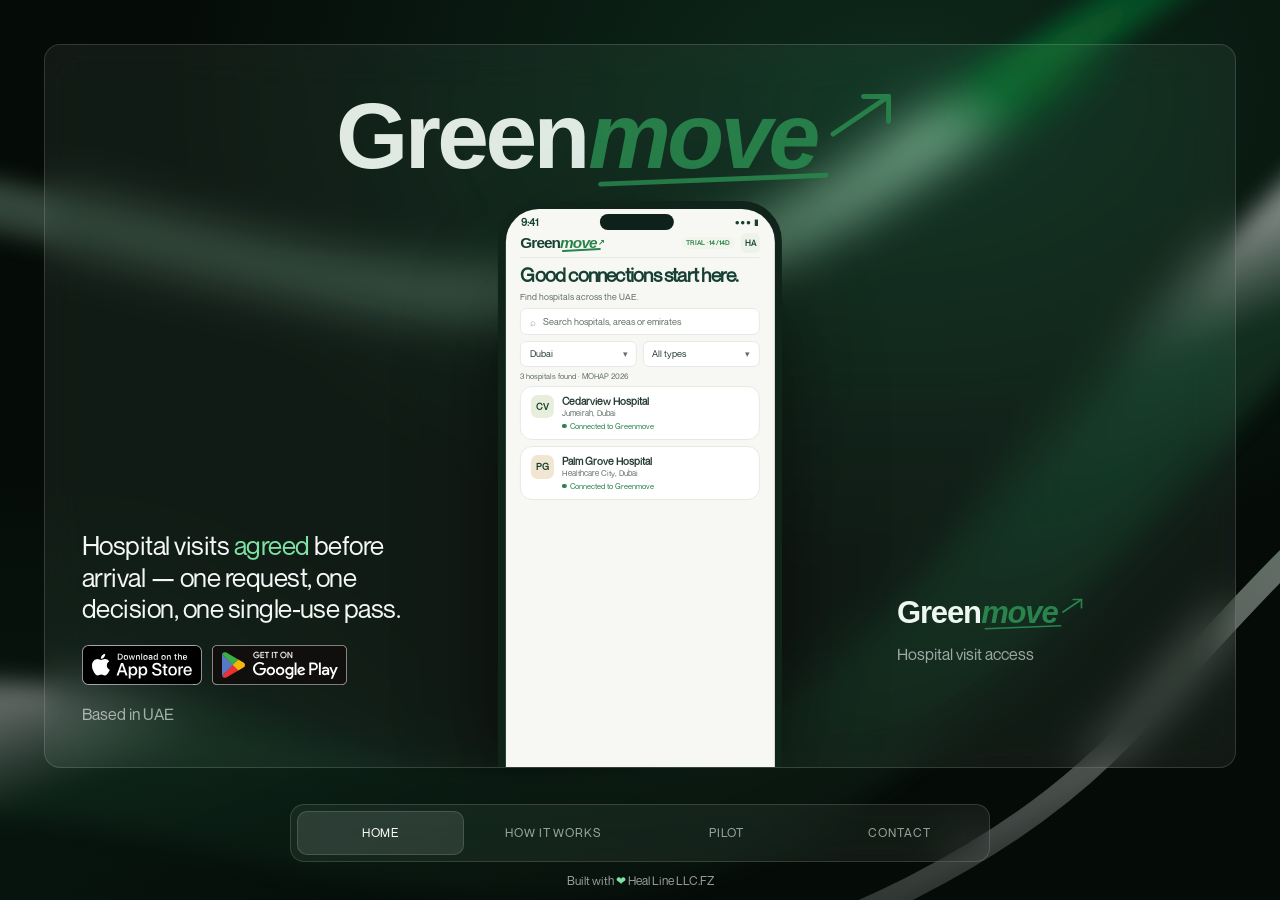
<file: index.html>
<!doctype html>
<html lang="en">
<head>
<meta charset="utf-8">
<meta name="viewport" content="width=device-width, initial-scale=1, viewport-fit=cover">
<meta http-equiv="Cache-Control" content="no-cache, no-store, must-revalidate">
<meta http-equiv="Pragma" content="no-cache">
<meta http-equiv="Expires" content="0">
<title>Greenmove — hospital visits, agreed before you arrive</title>
<meta name="description" content="Greenmove is how medical representatives request a hospital visit, how hospitals approve or decline it, and how gate security verifies a single-use pass.">
<meta name="theme-color" content="#050C08">
<link rel="icon" href="assets/favicon.svg?v=20261101contact" type="image/svg+xml">
<link rel="apple-touch-icon" href="assets/icon.png?v=20261101contact">
<meta property="og:type" content="website">
<meta property="og:title" content="Greenmove — hospital visits, agreed before you arrive">
<meta property="og:description" content="Request, approve and verify medical representative hospital visits. One request, one decision, one single-use pass.">
<meta property="og:image" content="assets/og-image.png?v=20261101contact">
<meta property="og:image:width" content="1200">
<meta property="og:image:height" content="630">
<meta property="og:site_name" content="Greenmove">
<meta name="twitter:card" content="summary_large_image">
<meta name="twitter:title" content="Greenmove — hospital visits, agreed before you arrive">
<meta name="twitter:description" content="Request, approve and verify medical representative hospital visits. One request, one decision, one single-use pass.">
<meta name="twitter:image" content="assets/og-image.png?v=20261101contact">
<link rel="preload" href="assets/fonts/cravelo.woff2?v=20261101contact" as="font" type="font/woff2" crossorigin>
<link rel="preload" href="assets/fonts/neue-montreal-regular.woff2?v=20261101contact" as="font" type="font/woff2" crossorigin>
<link rel="stylesheet" href="styles.css?v=20261101official">
</head>
<body>
<a class="skip" href="#main">Skip to content</a>

<!-- Exact chrome-ribbon backdrop from loquacious-blini-6fb4e1 #contact (same fixed .bg used site-wide; verified vs #contact computed styles + SVG). -->
<div class="bg" aria-hidden="true"><svg viewBox="0 0 1000 1000" preserveAspectRatio="xMidYMid slice"><defs>
<linearGradient id="g1" x1="0" y1="0" x2="1" y2="1"><stop offset="0" stop-color="#0a1a12"/><stop offset=".45" stop-color="#cfe9d8"/><stop offset=".5" stop-color="#ffffff"/><stop offset=".56" stop-color="#1c4a33"/><stop offset="1" stop-color="#050c08"/></linearGradient>
<linearGradient id="g2" x1="1" y1="0" x2="0" y2="1"><stop offset="0" stop-color="#050c08"/><stop offset=".48" stop-color="#078E3F"/><stop offset=".52" stop-color="#bff0d2"/><stop offset="1" stop-color="#050c08"/></linearGradient>
<filter id="b"><feGaussianBlur stdDeviation="6"/></filter></defs>
<path d="M-50 720 C 250 520, 420 880, 700 560 S 1000 260, 1080 300" fill="none" stroke="url(#g1)" stroke-width="70" opacity=".55" filter="url(#b)"/>
<path d="M-80 380 C 200 300, 380 520, 620 360 S 920 120, 1100 180" fill="none" stroke="url(#g2)" stroke-width="26" opacity=".7" filter="url(#b)"/>
<path d="M120 1050 C 300 760, 600 820, 760 640 S 980 420, 1060 520" fill="none" stroke="url(#g1)" stroke-width="12" opacity=".5"/></svg></div>

<div class="stage" id="stage">
  <main class="composition" id="main" tabindex="-1">
    <div class="glass visual-panel">
      <h1 class="display" aria-label="Greenmove"><img class="display__logo" src="assets/greenmove-logo-dark-bg.svg?v=20261101official" width="680" height="160" alt=""></h1>

      <div class="figure" role="img" aria-label="Greenmove app preview cycling through discover, request, inbox, pass and gate steps">
        <div class="phone" aria-hidden="true">
          <div class="phone__bezel">
            <div class="phone__scr">
              <div class="phone__status"><span>9:41</span><span class="phone__island"></span><span class="phone__signals">●●● ▮</span></div>
              <div class="scr-stack" id="scr-stack">
                <!-- Discover — Directory -->
                <div class="scr is-on" data-step="discover">
                  <div class="scr-top">
                    <span class="scr-logo">Green<span class="scr-logo__move">move<i class="scr-logo__mark"></i></span><i class="scr-logo__arrow">↗</i></span>
                    <span class="scr-top__trail"><span class="scr-trial">TRIAL · 14/14D</span><span class="scr-avatar">HA</span></span>
                  </div>
                  <p class="scr-title">Good connections start here.</p>
                  <p class="scr-sub">Find hospitals across the UAE.</p>
                  <div class="scr-card scr-search"><span class="scr-ico" aria-hidden="true">⌕</span><span>Search hospitals, areas or emirates</span></div>
                  <div class="scr-filters">
                    <div class="scr-select"><span>Dubai</span><span class="scr-chev">▾</span></div>
                    <div class="scr-select"><span>All types</span><span class="scr-chev">▾</span></div>
                  </div>
                  <p class="scr-count">3 hospitals found · MOHAP 2026</p>
                  <div class="scr-card scr-fac">
                    <span class="scr-ini" style="--ini:#E8EEDC">CV</span>
                    <div class="scr-fac__body">
                      <b>Cedarview Hospital</b>
                      <small>Jumeirah, Dubai</small>
                      <span class="scr-status"><i></i>Connected to Greenmove</span>
                    </div>
                  </div>
                  <div class="scr-card scr-fac">
                    <span class="scr-ini" style="--ini:#F0E6D2">PG</span>
                    <div class="scr-fac__body">
                      <b>Palm Grove Hospital</b>
                      <small>Healthcare City, Dubai</small>
                      <span class="scr-status"><i></i>Connected to Greenmove</span>
                    </div>
                  </div>
                </div>

                <!-- Composer — RequestComposer modal -->
                <div class="scr" data-step="composer">
                  <div class="scr-sheet">
                    <div class="scr-sheet__head">
                      <div>
                        <p class="scr-kicker">MAKE YOUR NEXT MOVE</p>
                        <p class="scr-sheet__title">New visit request</p>
                      </div>
                      <span class="scr-x">×</span>
                    </div>
                    <p class="scr-sub scr-sub--tight">Choose your location, then a connected hospital or clinic.</p>
                    <label class="scr-field"><span>Location</span><div class="scr-select is-filled"><b>Dubai</b><span class="scr-chev">▾</span></div></label>
                    <label class="scr-field"><span>Hospital / Clinic</span><div class="scr-select is-filled"><b>Cedarview Hospital · Dubai</b><span class="scr-chev">▾</span></div></label>
                    <div class="scr-field-row">
                      <label class="scr-field"><span>Preferred Date</span><div class="scr-select is-filled"><b>Today · 17 Sep</b><span class="scr-chev">▾</span></div></label>
                      <label class="scr-field"><span>Preferred time · UAE</span><div class="scr-select is-filled"><b>Afternoon · 13:00–17:00</b><span class="scr-chev">▾</span></div></label>
                    </div>
                    <div class="scr-field-row">
                      <label class="scr-field"><span>Visit Purpose</span><div class="scr-select is-filled"><b>Attending Surgery</b><span class="scr-chev">▾</span></div></label>
                      <label class="scr-field"><span>Specialty Department</span><div class="scr-select is-filled"><b>Cardiothoracic surgery</b><span class="scr-chev">▾</span></div></label>
                    </div>
                    <div class="scr-soft">Confirm the specialty department and meeting time with your hospital host before travelling.</div>
                    <div class="scr-cta">✈ Send Visit Request</div>
                  </div>
                </div>

                <!-- My visits -->
                <div class="scr" data-step="sent">
                  <div class="scr-top">
                    <span class="scr-logo">Green<span class="scr-logo__move">move<i class="scr-logo__mark"></i></span><i class="scr-logo__arrow">↗</i></span>
                    <span class="scr-top__trail"><span class="scr-avatar">HA</span></span>
                  </div>
                  <p class="scr-title">Your visits. Moving forward.</p>
                  <p class="scr-sub">Pending, approved or rejected — every request and its history in one place.</p>
                  <div class="scr-stats">
                    <div class="scr-stat is-on"><span class="scr-badge is-amber">Pending</span><b>01</b></div>
                    <div class="scr-stat"><span class="scr-badge is-good">Approved</span><b>01</b></div>
                    <div class="scr-stat"><span class="scr-badge is-bad">Rejected</span><b>00</b></div>
                  </div>
                  <div class="scr-card scr-visit">
                    <span class="scr-ini" style="--ini:#E8EEDC">CV</span>
                    <div class="scr-visit__body">
                      <b>Cedarview Hospital</b>
                      <small>Attending Surgery · Cardiothoracic surgery</small>
                      <span class="scr-badge is-amber">Pending</span>
                    </div>
                    <div class="scr-visit__meta">
                      <span>17 Sep</span>
                      <small>Afternoon</small>
                    </div>
                    <span class="scr-chev-r">›</span>
                  </div>
                </div>

                <!-- Hospital inbox -->
                <div class="scr" data-step="inbox">
                  <div class="scr-top">
                    <span class="scr-logo">Green<span class="scr-logo__move">move<i class="scr-logo__mark"></i></span><i class="scr-logo__arrow">↗</i></span>
                    <span class="scr-top__trail"><span class="scr-avatar">CV</span></span>
                  </div>
                  <p class="scr-title">Every introduction, in one place.</p>
                  <p class="scr-sub">Cedarview Hospital · Review and respond to your hospital’s visit requests.</p>
                  <div class="scr-stats scr-stats--4">
                    <div class="scr-stat"><span class="scr-badge is-amber">Pending</span><b>01</b></div>
                    <div class="scr-stat"><span class="scr-badge is-good">Approved</span><b>01</b></div>
                    <div class="scr-stat"><span class="scr-badge is-bad">Rejected</span><b>00</b></div>
                    <div class="scr-stat is-on"><span class="scr-badge is-forest">All History</span><b>02</b></div>
                  </div>
                  <div class="scr-card scr-detail">
                    <span class="scr-badge is-amber">Pending</span>
                    <b class="scr-card-title">Hani Ahmed</b>
                    <small class="scr-meta">Verdant Pharma · Medical representative</small>
                    <p class="scr-note">17 Sep · Afternoon · 13:00–17:00<br>Cardiothoracic surgery · Attending Surgery</p>
                    <p class="scr-quote">Dr. Laila Haddad — joining the 14:00 valve case.</p>
                    <div class="scr-actions">
                      <span class="scr-btn">Approve</span>
                      <span class="scr-btn is-secondary">Decline</span>
                    </div>
                  </div>
                </div>

                <!-- Pass modal — PassAndSecurity PassModal -->
                <div class="scr" data-step="pass">
                  <div class="scr-top">
                    <span class="scr-logo">Green<span class="scr-logo__move">move<i class="scr-logo__mark"></i></span><i class="scr-logo__arrow">↗</i></span>
                    <span class="scr-top__trail"><span class="scr-avatar">HA</span></span>
                  </div>
                  <p class="scr-title">Your trusted introduction.</p>
                  <p class="scr-sub">Your identity, your vehicle, and your approved visit passes.</p>
                  <div class="pass">
                    <div class="pass__bar">
                      <span class="scr-logo scr-logo--sm">Green<span class="scr-logo__move">move<i class="scr-logo__mark"></i></span><i class="scr-logo__arrow">↗</i></span>
                      <span class="scr-x">×</span>
                    </div>
                    <span class="scr-avatar scr-avatar--lg">HA</span>
                    <b class="pass__name">Hani Ahmed</b>
                    <span class="pass__note">Cedarview Hospital<br>Visit pass · Show at security</span>
                    <div class="pass__qr">
                      <svg viewBox="0 0 29 29" fill="currentColor" aria-hidden="true">
                        <path fill-rule="evenodd" d="M1 1h7v7H1V1Zm1 1v5h5V2H2Zm1 1h3v3H3V3ZM21 1h7v7h-7V1Zm1 1v5h5V2h-5Zm1 1h3v3h-3V3ZM1 21h7v7H1v-7Zm1 1v5h5v-5H2Zm1 1h3v3H3v-3Z"/>
                        <path d="M10 1h2v2h-2zm4 0h3v1h-3zm4 1h1v4h-1zm-8 2h3v2h-3zm4-1h2v3h-2zm-5 4h2v3H9zm3 0h5v1h-5zm2 2h2v3h-2zm3-2h2v3h-2zm3 2h3v2h-3zm4 0h4v1h-4zM1 10h2v4H1zm3 0h3v2H4zm4 2h4v2H8zm-3 2h2v3H5zm-4 2h3v2H1zm6 2h4v2H7zm3-3h2v3h-2zm3-2h3v2h-3zm4-1h2v4h-2zm-4 4h3v3h-3zm4 2h2v3h-2zm3-6h2v3h-2zm3 0h4v2h-4zm-2 4h3v2h-3zm4-1h3v4h-3zm-6 5h4v2h-4zm5 1h3v2h-3zm-4 3h2v4h-2zm3 0h5v1h-5zm2 2h3v2h-3zm-8-3h2v4h-2zm-4-2h2v3h-2zm-3 0h2v2h-2zm-1 3h3v4H9zm4 2h3v2h-3zM1 19h3v1H1zm10-10h2v2h-2z"/>
                      </svg>
                    </div>
                    <span class="pass__valid">Valid for 60s</span>
                    <div class="scr-btn is-secondary pass__refresh">↻ Refresh Pass</div>
                  </div>
                </div>

                <!-- Gate security — verified -->
                <div class="scr" data-step="gate">
                  <div class="scr-top">
                    <span class="scr-logo">Green<span class="scr-logo__move">move<i class="scr-logo__mark"></i></span><i class="scr-logo__arrow">↗</i></span>
                    <span class="scr-top__trail"><span class="scr-avatar">CV</span></span>
                  </div>
                  <p class="scr-title">A confident welcome.</p>
                  <p class="scr-sub">Verify the person and vehicle before confirming entry.</p>
                  <div class="scr-card scr-gate">
                    <span class="scr-badge is-good">Approved</span>
                    <div class="scr-gate__who">
                      <span class="scr-avatar scr-avatar--md">HA</span>
                      <div>
                        <b>Hani Ahmed</b>
                        <small>Verdant Pharma · Medical representative</small>
                      </div>
                    </div>
                    <p class="scr-note">Cardiothoracic surgery · Attending Surgery</p>
                    <div class="scr-vehicle">
                      <span class="scr-vehicle__ico" aria-hidden="true">▣</span>
                      <b>Silver Toyota Camry</b>
                      <span>D 48219</span>
                    </div>
                    <p class="scr-hint">Compare the person and vehicle. Entry eligibility checks the visit date. Confirm the exact time with the host.</p>
                    <div class="scr-cta">✓ Confirm Entry</div>
                  </div>
                </div>
              </div>
              <p class="phone__caption" id="phone-caption">Find the facility</p>
              <div class="phone__dots" id="phone-dots" role="presentation"></div>
              <div class="phone__home"></div>
            </div>
          </div>
        </div>
      </div>
    </div>

    <div class="copy-panel">
      <section class="lede-block" aria-label="About Greenmove">
        <p class="lede">Hospital visits <span class="accent">agreed</span> before arrival — one request, one decision, one single-use pass.</p>
        <div class="cta-row">
          <a class="store-badge" href="https://apps.apple.com/ae/app/greenmove-visits/id6813157798" target="_blank" rel="noopener noreferrer">
            <img src="assets/app-store-badge.svg?v=20261101contact" width="120" height="40" alt="Download on the App Store">
          </a>
          <a class="store-badge" href="#play">
            <img src="assets/google-play-badge.svg?v=20261101contact" width="135" height="40" alt="Get it on Google Play">
          </a>
        </div>
        <p class="place">Based in UAE</p>
      </section>
      <section class="brand-block" aria-label="Greenmove hospital visit access">
        <img class="brand-logo" src="assets/greenmove-logo-dark-bg.svg?v=20261101official" width="280" height="66" alt="Greenmove">
        <p class="brand-role">Hospital visit access</p>
      </section>
    </div>
  </main>

  <p class="credit">Built with <span class="orn">❤︎</span> Heal Line LLC.FZ</p>
  <nav class="dock" aria-label="Primary">
    <a class="dock__item is-on" href="#main" aria-current="page">Home</a>
    <button class="dock__item" type="button" data-open="demo" aria-haspopup="dialog" aria-controls="modal-demo">How it works</button>
    <button class="dock__item" type="button" data-open="pilot" aria-haspopup="dialog" aria-controls="modal-pilot">Pilot</button>
    <button class="dock__item" type="button" data-open="legal" aria-haspopup="dialog" aria-controls="modal-legal">Contact</button>
  </nav>
</div>

<!-- Pilot modal -->
<dialog class="modal" id="modal-pilot" aria-labelledby="pilot-h">
  <form method="dialog" class="modal__close-form"><button class="modal__x" value="cancel" aria-label="Close">×</button></form>
  <div class="modal__body">
    <p class="modal__kicker">Invitation-only pilot</p>
    <h2 id="pilot-h">Request pilot access</h2>
    <p class="modal__lede">Tell us who you are. We onboard a small number of facilities and teams — your request opens as an email draft.</p>
    <form class="pilot-form" id="pilot-form" action="mailto:hello@greenmove.app" method="post" enctype="text/plain">
      <label>Hospital, clinic or company
        <input name="organisation" type="text" autocomplete="organization" required placeholder="Cedarview Hospital">
      </label>
      <label>Work email
        <input name="email" type="email" autocomplete="email" required placeholder="you@yourfacility.ae">
      </label>
      <label>You are
        <select name="role">
          <option>A hospital or clinic</option>
          <option>A pharmaceutical or device company</option>
          <option>A medical representative</option>
          <option>Something else</option>
        </select>
      </label>
      <button class="btn" type="submit">Request access</button>
      <p class="pilot-hint" id="pilot-hint" role="status">Opens your mail client.</p>
    </form>
  </div>
</dialog>

<!-- Demo modal -->
<dialog class="modal modal--wide" id="modal-demo" aria-labelledby="demo-h">
  <form method="dialog" class="modal__close-form"><button class="modal__x" value="cancel" aria-label="Close">×</button></form>
  <div class="modal__body">
    <p class="modal__kicker">Watch it work</p>
    <h2 id="demo-h">Two simulators. Same visit.</h2>
    <div class="demo-parts" role="tablist" aria-label="Simulator audience">
      <button type="button" role="tab" id="demo-tab-rep" aria-controls="demo-panel" class="demo-part is-on" aria-selected="true" data-part="rep">Medical representative</button>
      <button type="button" role="tab" id="demo-tab-hospital" aria-controls="demo-panel" class="demo-part" aria-selected="false" data-part="hospital">Hospital</button>
    </div>
    <div class="demo-player" id="demo-panel" role="tabpanel" aria-labelledby="demo-tab-rep">
      <video id="demo-video" playsinline controls preload="none" poster="assets/demo-poster.svg">
        <source id="demo-source" src="assets/greenmove-rep.mp4" type="video/mp4"
          data-rep="assets/greenmove-rep.mp4" data-hospital="assets/greenmove-hospital.mp4">
      </video>
    </div>
  </div>
</dialog>

<!-- Legal modal -->
<dialog class="modal" id="modal-legal" aria-labelledby="legal-h">
  <form method="dialog" class="modal__close-form"><button class="modal__x" value="cancel" aria-label="Close">×</button></form>
  <div class="modal__body">
    <p class="modal__kicker">Contact</p>
    <h2 id="legal-h">Policies &amp; support</h2>
    <ul class="legal-links">
      <li><a href="legal/privacy.html">Privacy</a></li>
      <li><a href="legal/terms.html">Terms</a></li>
      <li><a href="legal/support.html">Support</a></li>
      <li><a href="mailto:hello@greenmove.app">hello@greenmove.app</a></li>
    </ul>
    <p class="modal__fine">© <span id="yr">2026</span> Greenmove from Heal Line LLC.FZ.</p>
  </div>
</dialog>

<script src="main.js?v=20261101official" defer></script>
</body>
</html>
</file>
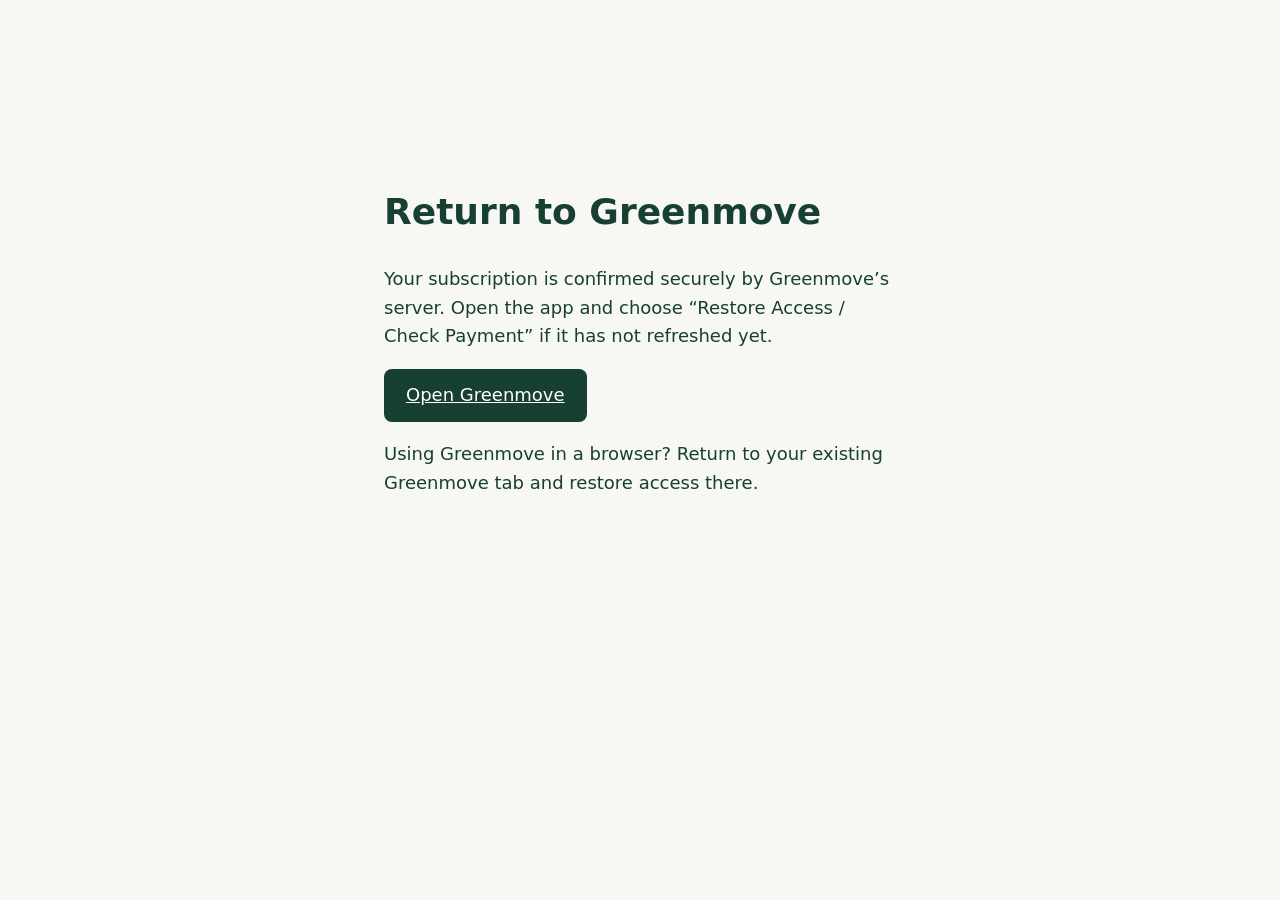
<file: payment-return.html>
<!doctype html><html lang="en"><meta charset="utf-8"><meta name="viewport" content="width=device-width,initial-scale=1"><meta name="referrer" content="no-referrer"><title>Return to Greenmove</title><style>body{font:18px system-ui;background:#f7f8f4;color:#173f32;max-width:32rem;margin:15vh auto;padding:24px;line-height:1.6}a{display:inline-block;padding:12px 22px;border-radius:8px;background:#173f32;color:white}</style><h1>Return to Greenmove</h1><p>Your subscription is confirmed securely by Greenmove’s server. Open the app and choose “Restore Access / Check Payment” if it has not refreshed yet.</p><a href="greenmove://pay/return">Open Greenmove</a><p>Using Greenmove in a browser? Return to your existing Greenmove tab and restore access there.</p></html>
</file>
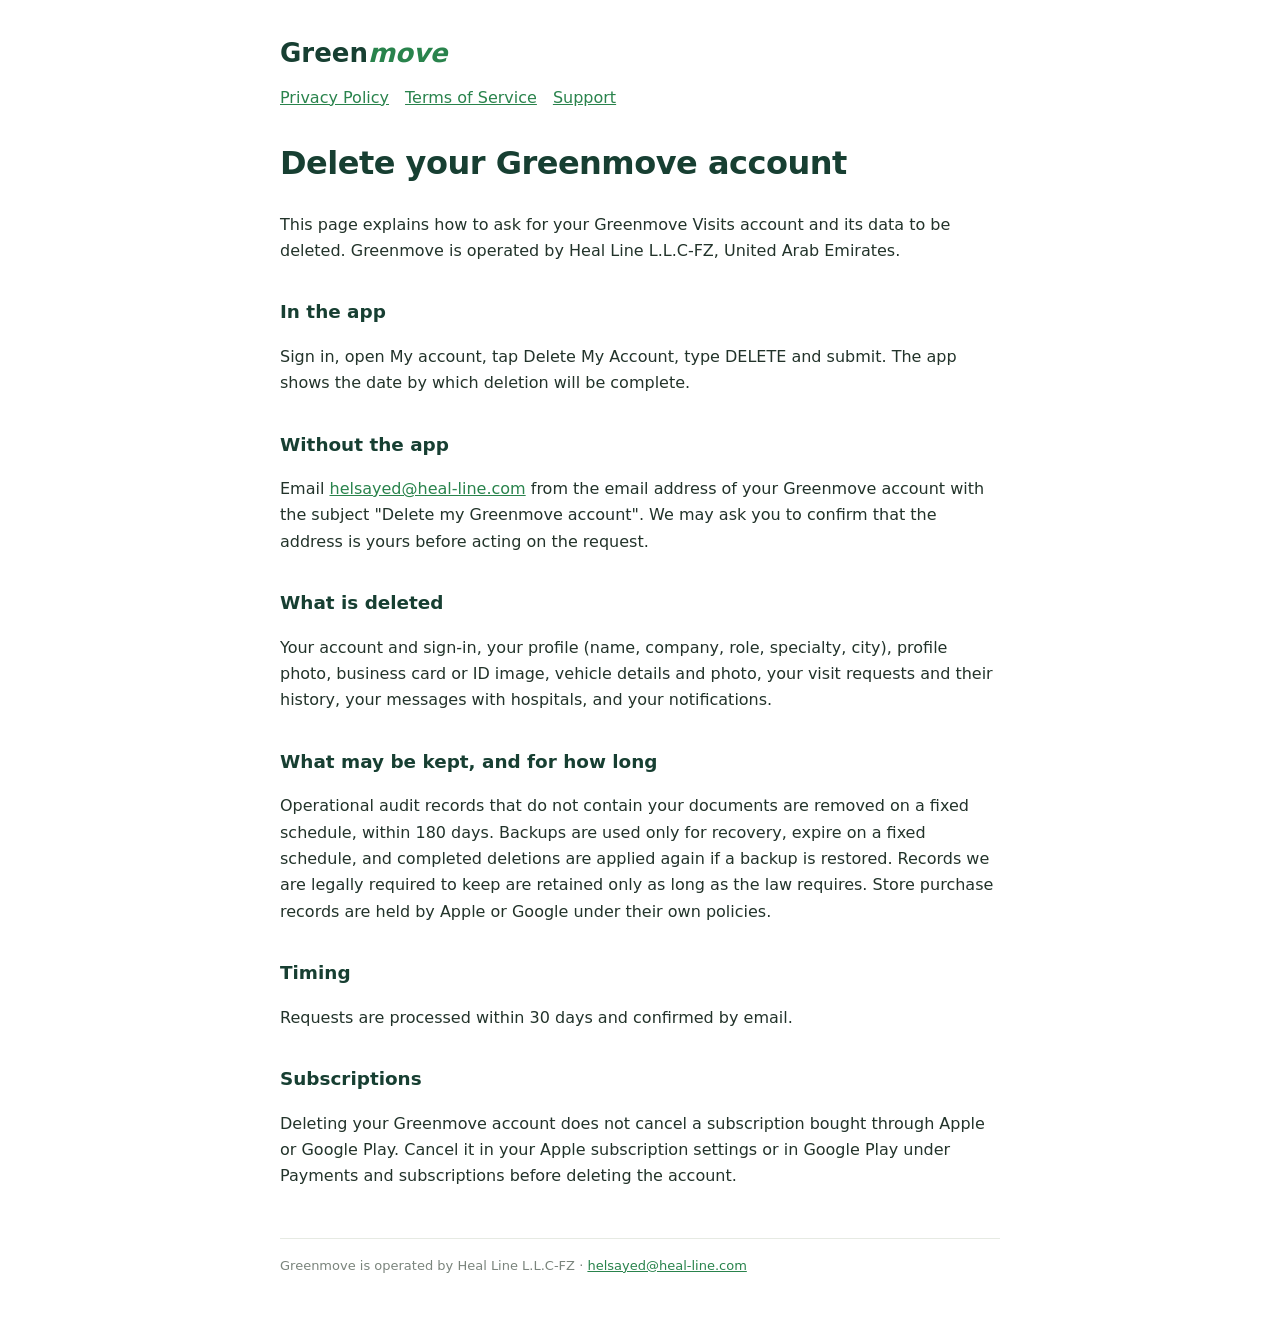
<file: legal/delete-account.html>
<!doctype html><html lang="en"><head><meta charset="utf-8">
<meta name="viewport" content="width=device-width,initial-scale=1">
<title>Delete your account · Greenmove</title>
<style>body{font-family:-apple-system,system-ui,sans-serif;line-height:1.65;color:#22332a;max-width:720px;margin:0 auto;padding:32px 20px 64px}
h1{color:#173F32;letter-spacing:-.5px} h2{color:#173F32;margin-top:1.8em;font-size:1.15em}
.brand{font-weight:800;font-size:26px;color:#173F32} .brand em{color:#29834C;font-style:italic}
a{color:#29834C} footer{margin-top:48px;border-top:1px solid #E6EAE3;padding-top:16px;font-size:13px;color:#7A847C}
nav a{margin-right:16px}</style></head><body>
<div class="brand">Green<em>move</em></div>
<nav style="margin:10px 0 26px"><a href="privacy.html">Privacy Policy</a><a href="terms.html">Terms of Service</a><a href="support.html">Support</a></nav>
<h1>Delete your Greenmove account</h1>
<p>This page explains how to ask for your Greenmove Visits account and its data to be deleted. Greenmove is operated by Heal Line L.L.C-FZ, United Arab Emirates.</p>
<h2>In the app</h2>
<p>Sign in, open My account, tap Delete My Account, type DELETE and submit. The app shows the date by which deletion will be complete.</p>
<h2>Without the app</h2>
<p>Email <a href="mailto:helsayed@heal-line.com?subject=Delete%20my%20Greenmove%20account">helsayed@heal-line.com</a> from the email address of your Greenmove account with the subject "Delete my Greenmove account". We may ask you to confirm that the address is yours before acting on the request.</p>
<h2>What is deleted</h2>
<p>Your account and sign-in, your profile (name, company, role, specialty, city), profile photo, business card or ID image, vehicle details and photo, your visit requests and their history, your messages with hospitals, and your notifications.</p>
<h2>What may be kept, and for how long</h2>
<p>Operational audit records that do not contain your documents are removed on a fixed schedule, within 180 days. Backups are used only for recovery, expire on a fixed schedule, and completed deletions are applied again if a backup is restored. Records we are legally required to keep are retained only as long as the law requires. Store purchase records are held by Apple or Google under their own policies.</p>
<h2>Timing</h2>
<p>Requests are processed within 30 days and confirmed by email.</p>
<h2>Subscriptions</h2>
<p>Deleting your Greenmove account does not cancel a subscription bought through Apple or Google Play. Cancel it in your Apple subscription settings or in Google Play under Payments and subscriptions before deleting the account.</p>
<footer>Greenmove is operated by Heal Line L.L.C-FZ · <a href="mailto:helsayed@heal-line.com">helsayed@heal-line.com</a></footer>
</body></html>
</file>
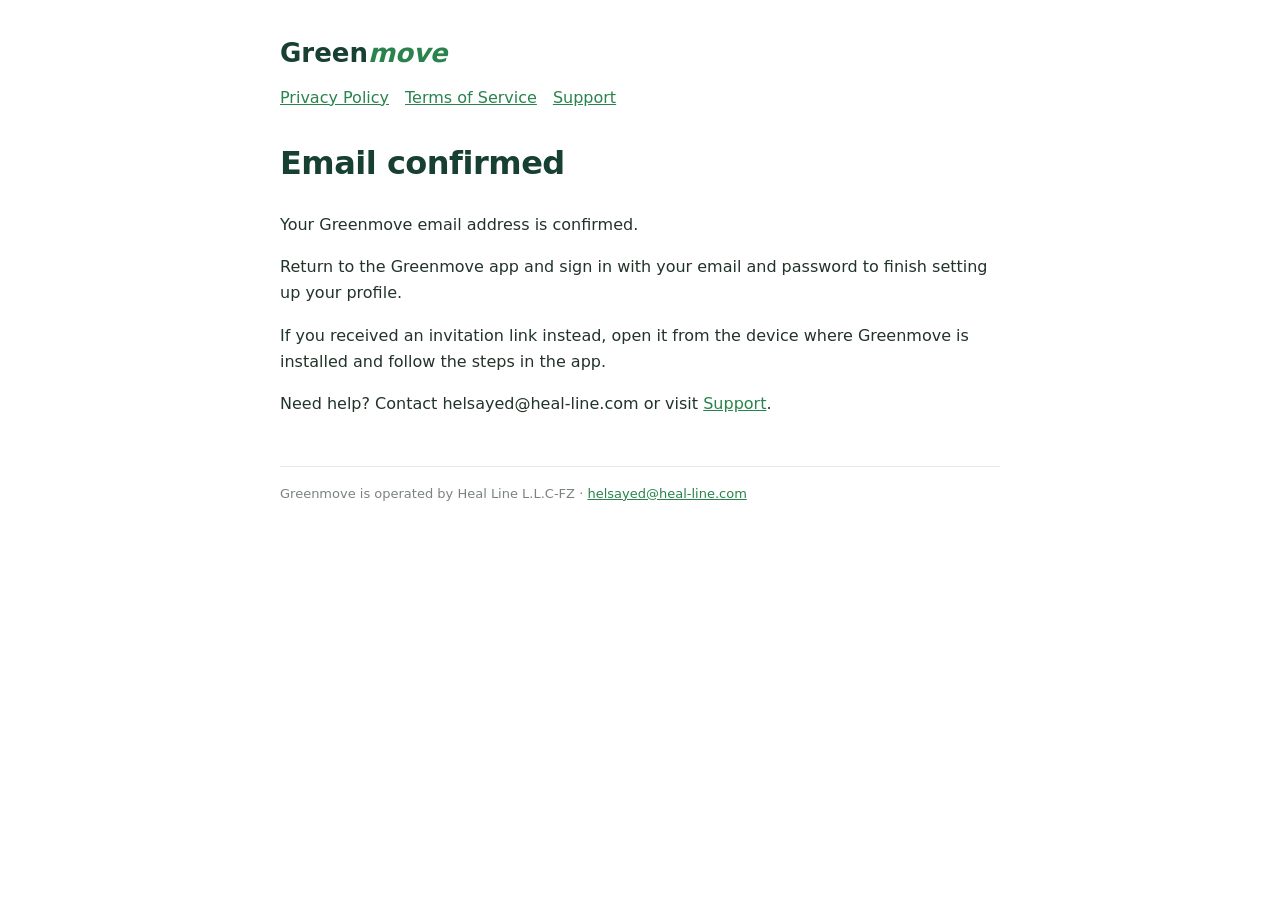
<file: legal/email-confirmed.html>
<!doctype html><html lang="en"><head><meta charset="utf-8">
<meta name="viewport" content="width=device-width,initial-scale=1">
<meta name="referrer" content="no-referrer">
<title>Email confirmed · Greenmove</title>
<script>
// Supabase appends session tokens to this URL after confirmation. Remove them from the
// address bar and history; the app signs in with the user's email and password instead.
if (location.hash || location.search) history.replaceState(null, '', location.pathname);
</script>
<style>body{font-family:-apple-system,system-ui,sans-serif;line-height:1.65;color:#22332a;max-width:720px;margin:0 auto;padding:32px 20px 64px}
h1{color:#173F32;letter-spacing:-.5px} h2{color:#173F32;margin-top:1.8em;font-size:1.15em}
.brand{font-weight:800;font-size:26px;color:#173F32} .brand em{color:#29834C;font-style:italic}
a{color:#29834C} footer{margin-top:48px;border-top:1px solid #E6EAE3;padding-top:16px;font-size:13px;color:#7A847C}
nav a{margin-right:16px}</style></head><body>
<div class="brand">Green<em>move</em></div>
<nav style="margin:10px 0 26px"><a href="privacy.html">Privacy Policy</a><a href="terms.html">Terms of Service</a><a href="support.html">Support</a></nav>
<h1>Email confirmed</h1>
<p>Your Greenmove email address is confirmed.</p>
<p>Return to the Greenmove app and sign in with your email and password to finish setting up your profile.</p>
<p>If you received an invitation link instead, open it from the device where Greenmove is installed and follow the steps in the app.</p>
<p>Need help? Contact helsayed@heal-line.com or visit <a href="support.html">Support</a>.</p>
<footer>Greenmove is operated by Heal Line L.L.C-FZ · <a href="mailto:helsayed@heal-line.com">helsayed@heal-line.com</a></footer>
</body></html>
</file>
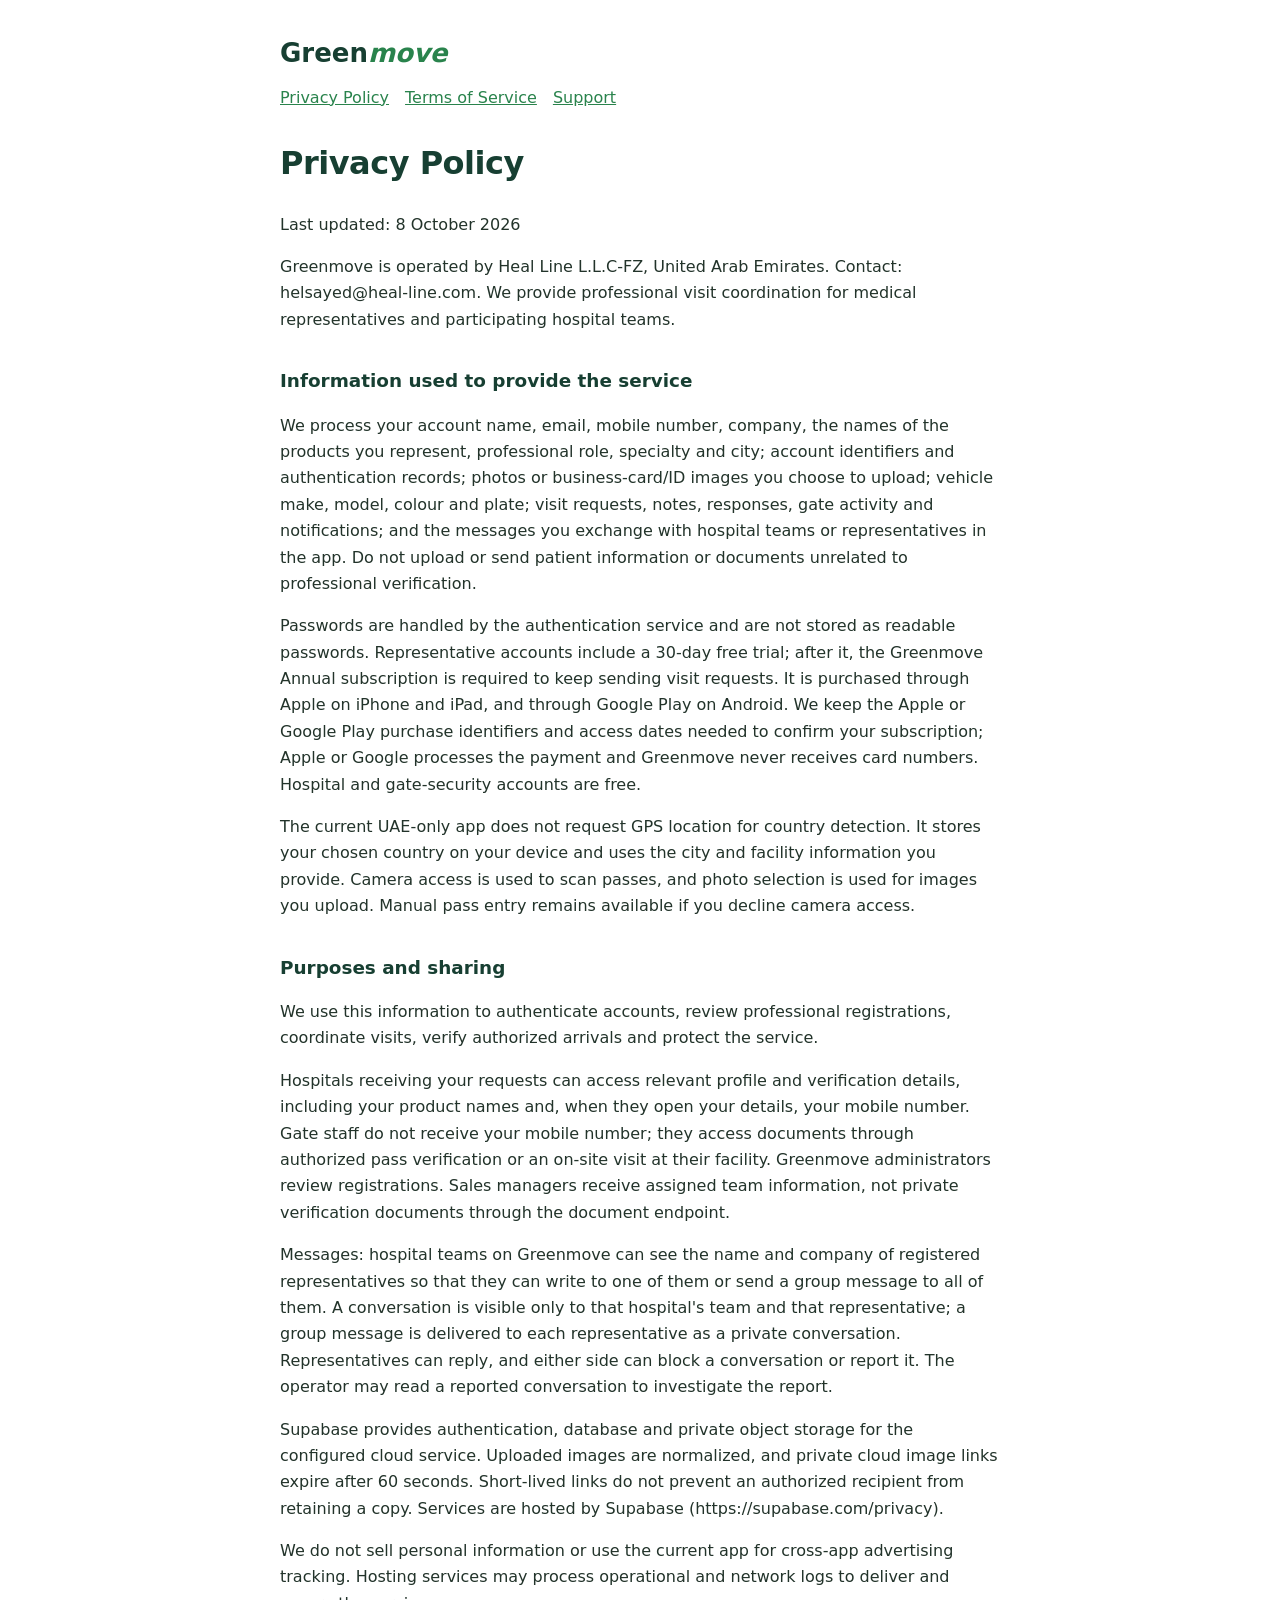
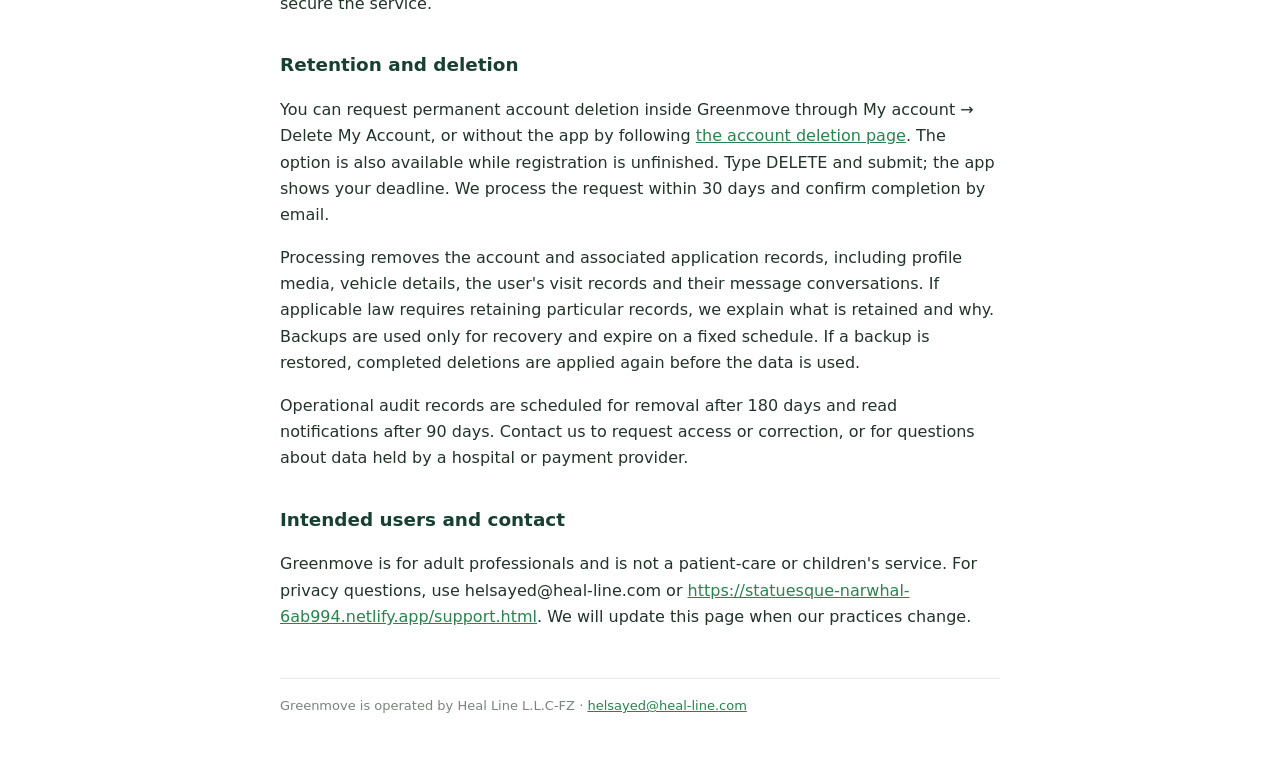
<file: legal/privacy.html>
<!doctype html><html lang="en"><head><meta charset="utf-8">
<meta name="viewport" content="width=device-width,initial-scale=1">
<title>Privacy Policy · Greenmove</title>
<style>body{font-family:-apple-system,system-ui,sans-serif;line-height:1.65;color:#22332a;max-width:720px;margin:0 auto;padding:32px 20px 64px}
h1{color:#173F32;letter-spacing:-.5px} h2{color:#173F32;margin-top:1.8em;font-size:1.15em}
.brand{font-weight:800;font-size:26px;color:#173F32} .brand em{color:#29834C;font-style:italic}
a{color:#29834C} footer{margin-top:48px;border-top:1px solid #E6EAE3;padding-top:16px;font-size:13px;color:#7A847C}
nav a{margin-right:16px}</style></head><body>
<div class="brand">Green<em>move</em></div>
<nav style="margin:10px 0 26px"><a href="privacy.html">Privacy Policy</a><a href="terms.html">Terms of Service</a><a href="support.html">Support</a></nav>
<h1>Privacy Policy</h1>
<p>Last updated: 8 October 2026</p>
<p>Greenmove is operated by Heal Line L.L.C-FZ, United Arab Emirates. Contact: helsayed@heal-line.com. We provide professional visit coordination for medical representatives and participating hospital teams.</p>
<h2>Information used to provide the service</h2>
<p>We process your account name, email, mobile number, company, the names of the products you represent, professional role, specialty and city; account identifiers and authentication records; photos or business-card/ID images you choose to upload; vehicle make, model, colour and plate; visit requests, notes, responses, gate activity and notifications; and the messages you exchange with hospital teams or representatives in the app. Do not upload or send patient information or documents unrelated to professional verification.</p>
<p>Passwords are handled by the authentication service and are not stored as readable passwords. Representative accounts include a 30-day free trial; after it, the Greenmove Annual subscription is required to keep sending visit requests. It is purchased through Apple on iPhone and iPad, and through Google Play on Android. We keep the Apple or Google Play purchase identifiers and access dates needed to confirm your subscription; Apple or Google processes the payment and Greenmove never receives card numbers. Hospital and gate-security accounts are free.</p>
<p>The current UAE-only app does not request GPS location for country detection. It stores your chosen country on your device and uses the city and facility information you provide. Camera access is used to scan passes, and photo selection is used for images you upload. Manual pass entry remains available if you decline camera access.</p>
<h2>Purposes and sharing</h2>
<p>We use this information to authenticate accounts, review professional registrations, coordinate visits, verify authorized arrivals and protect the service.</p>
<p>Hospitals receiving your requests can access relevant profile and verification details, including your product names and, when they open your details, your mobile number. Gate staff do not receive your mobile number; they access documents through authorized pass verification or an on-site visit at their facility. Greenmove administrators review registrations. Sales managers receive assigned team information, not private verification documents through the document endpoint.</p>
<p>Messages: hospital teams on Greenmove can see the name and company of registered representatives so that they can write to one of them or send a group message to all of them. A conversation is visible only to that hospital's team and that representative; a group message is delivered to each representative as a private conversation. Representatives can reply, and either side can block a conversation or report it. The operator may read a reported conversation to investigate the report.</p>
<p>Supabase provides authentication, database and private object storage for the configured cloud service. Uploaded images are normalized, and private cloud image links expire after 60 seconds. Short-lived links do not prevent an authorized recipient from retaining a copy. Services are hosted by Supabase (https://supabase.com/privacy).</p>
<p>We do not sell personal information or use the current app for cross-app advertising tracking. Hosting services may process operational and network logs to deliver and secure the service.</p>
<h2>Retention and deletion</h2>
<p>You can request permanent account deletion inside Greenmove through My account → Delete My Account, or without the app by following <a href="delete-account.html">the account deletion page</a>. The option is also available while registration is unfinished. Type DELETE and submit; the app shows your deadline. We process the request within 30 days and confirm completion by email.</p>
<p>Processing removes the account and associated application records, including profile media, vehicle details, the user's visit records and their message conversations. If applicable law requires retaining particular records, we explain what is retained and why. Backups are used only for recovery and expire on a fixed schedule. If a backup is restored, completed deletions are applied again before the data is used.</p>
<p>Operational audit records are scheduled for removal after 180 days and read notifications after 90 days. Contact us to request access or correction, or for questions about data held by a hospital or payment provider.</p>
<h2>Intended users and contact</h2>
<p>Greenmove is for adult professionals and is not a patient-care or children's service. For privacy questions, use helsayed@heal-line.com or <a href="https://statuesque-narwhal-6ab994.netlify.app/support.html">https://statuesque-narwhal-6ab994.netlify.app/support.html</a>. We will update this page when our practices change.</p>
<footer>Greenmove is operated by Heal Line L.L.C-FZ · <a href="mailto:helsayed@heal-line.com">helsayed@heal-line.com</a></footer>
</body></html>
</file>
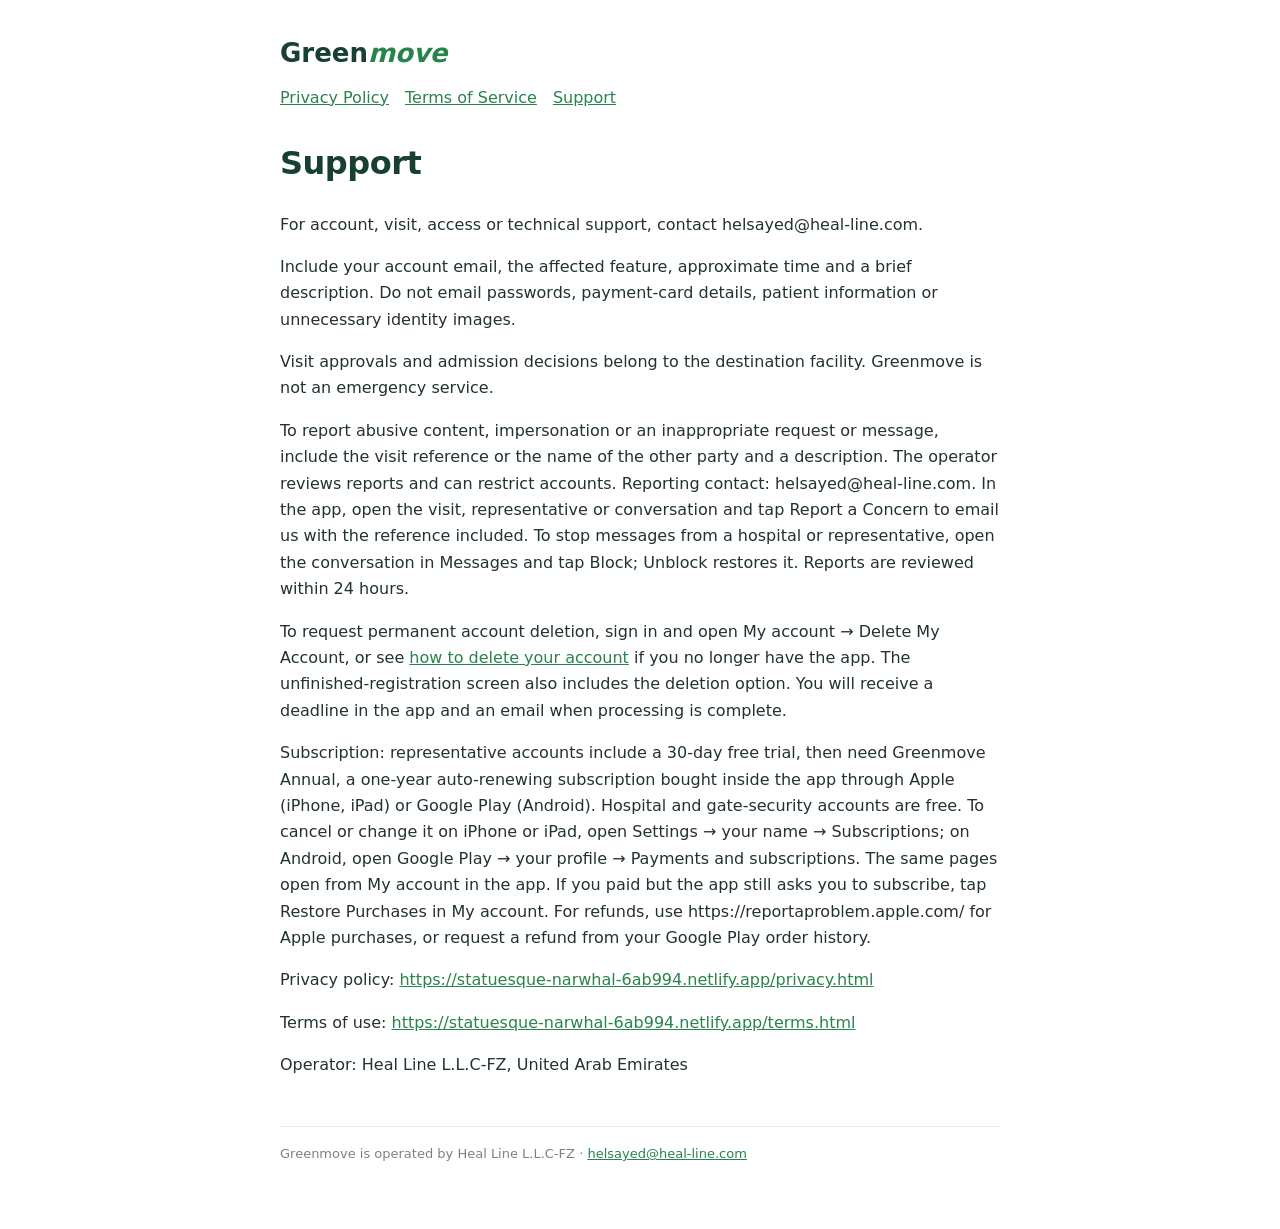
<file: legal/support.html>
<!doctype html><html lang="en"><head><meta charset="utf-8">
<meta name="viewport" content="width=device-width,initial-scale=1">
<title>Support · Greenmove</title>
<style>body{font-family:-apple-system,system-ui,sans-serif;line-height:1.65;color:#22332a;max-width:720px;margin:0 auto;padding:32px 20px 64px}
h1{color:#173F32;letter-spacing:-.5px} h2{color:#173F32;margin-top:1.8em;font-size:1.15em}
.brand{font-weight:800;font-size:26px;color:#173F32} .brand em{color:#29834C;font-style:italic}
a{color:#29834C} footer{margin-top:48px;border-top:1px solid #E6EAE3;padding-top:16px;font-size:13px;color:#7A847C}
nav a{margin-right:16px}</style></head><body>
<div class="brand">Green<em>move</em></div>
<nav style="margin:10px 0 26px"><a href="privacy.html">Privacy Policy</a><a href="terms.html">Terms of Service</a><a href="support.html">Support</a></nav>
<h1>Support</h1>
<p>For account, visit, access or technical support, contact helsayed@heal-line.com.</p>
<p>Include your account email, the affected feature, approximate time and a brief description. Do not email passwords, payment-card details, patient information or unnecessary identity images.</p>
<p>Visit approvals and admission decisions belong to the destination facility. Greenmove is not an emergency service.</p>
<p>To report abusive content, impersonation or an inappropriate request or message, include the visit reference or the name of the other party and a description. The operator reviews reports and can restrict accounts. Reporting contact: helsayed@heal-line.com. In the app, open the visit, representative or conversation and tap Report a Concern to email us with the reference included. To stop messages from a hospital or representative, open the conversation in Messages and tap Block; Unblock restores it. Reports are reviewed within 24 hours.</p>
<p>To request permanent account deletion, sign in and open My account → Delete My Account, or see <a href="delete-account.html">how to delete your account</a> if you no longer have the app. The unfinished-registration screen also includes the deletion option. You will receive a deadline in the app and an email when processing is complete.</p>
<p>Subscription: representative accounts include a 30-day free trial, then need Greenmove Annual, a one-year auto-renewing subscription bought inside the app through Apple (iPhone, iPad) or Google Play (Android). Hospital and gate-security accounts are free. To cancel or change it on iPhone or iPad, open Settings → your name → Subscriptions; on Android, open Google Play → your profile → Payments and subscriptions. The same pages open from My account in the app. If you paid but the app still asks you to subscribe, tap Restore Purchases in My account. For refunds, use https://reportaproblem.apple.com/ for Apple purchases, or request a refund from your Google Play order history.</p>
<p>Privacy policy: <a href="https://statuesque-narwhal-6ab994.netlify.app/privacy.html">https://statuesque-narwhal-6ab994.netlify.app/privacy.html</a></p>
<p>Terms of use: <a href="https://statuesque-narwhal-6ab994.netlify.app/terms.html">https://statuesque-narwhal-6ab994.netlify.app/terms.html</a></p>
<p>Operator: Heal Line L.L.C-FZ, United Arab Emirates</p>
<footer>Greenmove is operated by Heal Line L.L.C-FZ · <a href="mailto:helsayed@heal-line.com">helsayed@heal-line.com</a></footer>
</body></html>
</file>
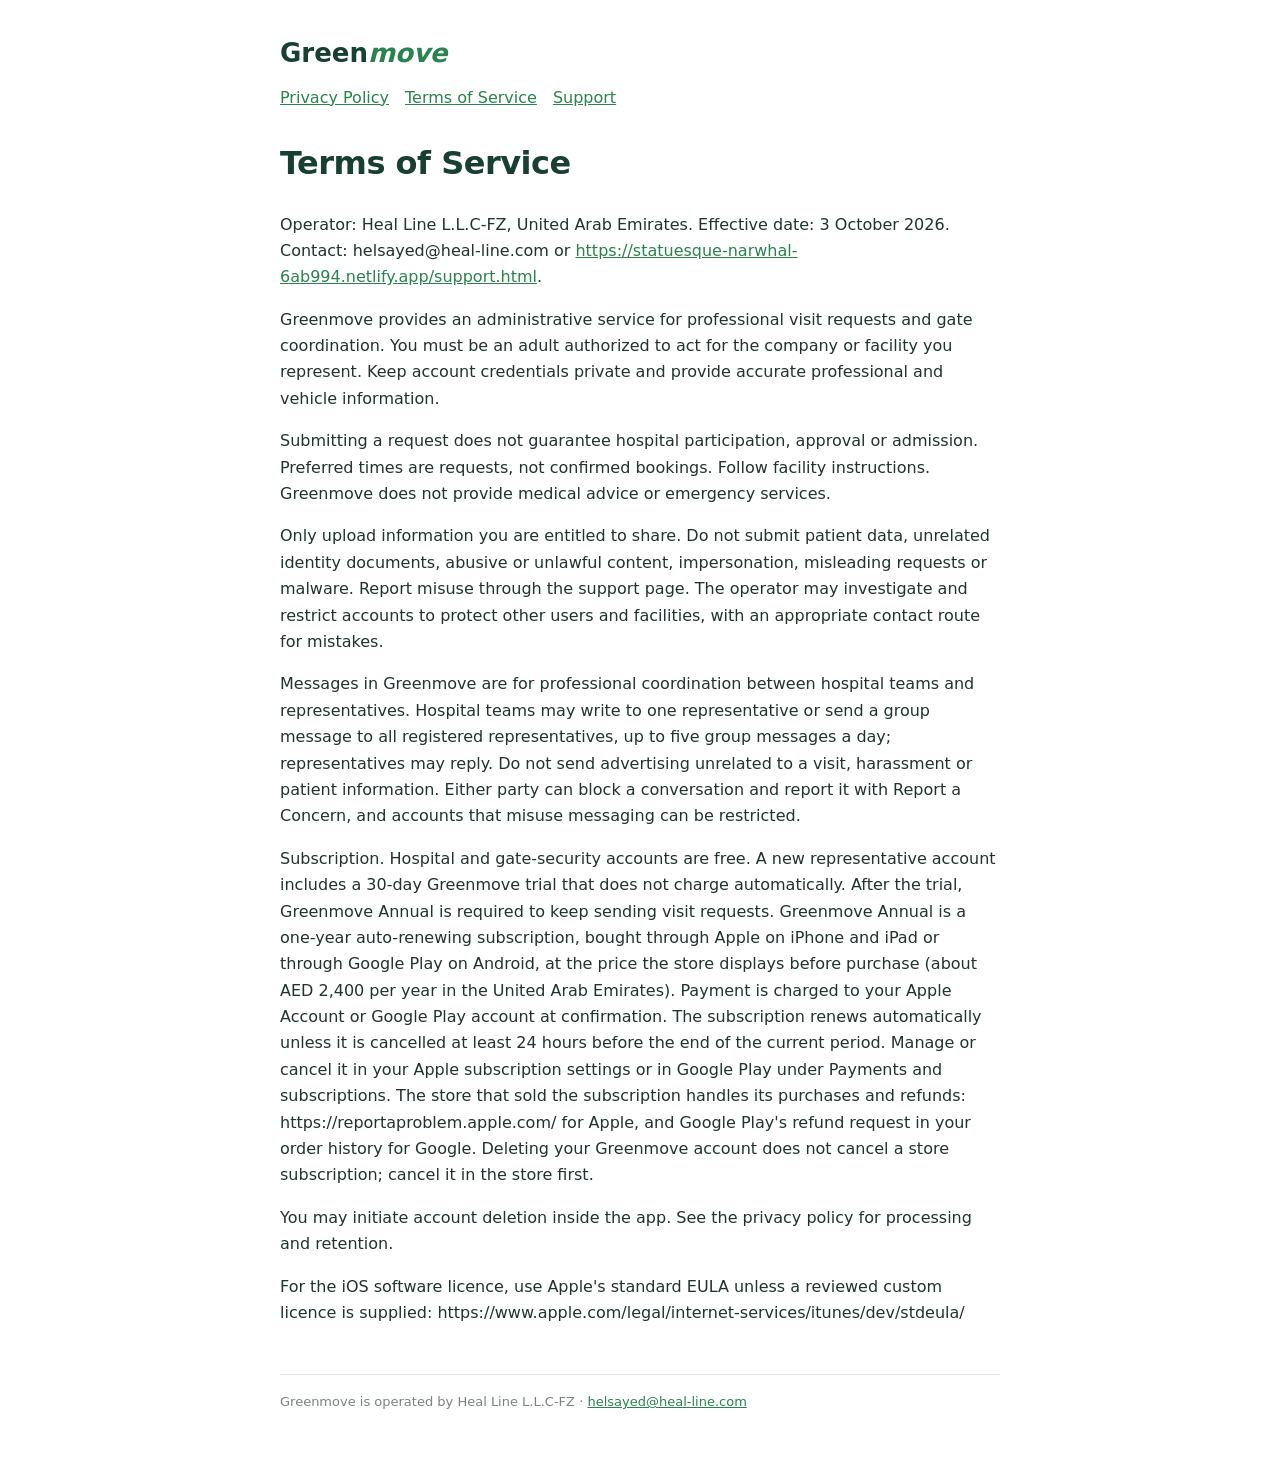
<file: legal/terms.html>
<!doctype html><html lang="en"><head><meta charset="utf-8">
<meta name="viewport" content="width=device-width,initial-scale=1">
<title>Terms of Service · Greenmove</title>
<style>body{font-family:-apple-system,system-ui,sans-serif;line-height:1.65;color:#22332a;max-width:720px;margin:0 auto;padding:32px 20px 64px}
h1{color:#173F32;letter-spacing:-.5px} h2{color:#173F32;margin-top:1.8em;font-size:1.15em}
.brand{font-weight:800;font-size:26px;color:#173F32} .brand em{color:#29834C;font-style:italic}
a{color:#29834C} footer{margin-top:48px;border-top:1px solid #E6EAE3;padding-top:16px;font-size:13px;color:#7A847C}
nav a{margin-right:16px}</style></head><body>
<div class="brand">Green<em>move</em></div>
<nav style="margin:10px 0 26px"><a href="privacy.html">Privacy Policy</a><a href="terms.html">Terms of Service</a><a href="support.html">Support</a></nav>
<h1>Terms of Service</h1>
<p>Operator: Heal Line L.L.C-FZ, United Arab Emirates. Effective date: 3 October 2026. Contact: helsayed@heal-line.com or <a href="https://statuesque-narwhal-6ab994.netlify.app/support.html">https://statuesque-narwhal-6ab994.netlify.app/support.html</a>.</p>
<p>Greenmove provides an administrative service for professional visit requests and gate coordination. You must be an adult authorized to act for the company or facility you represent. Keep account credentials private and provide accurate professional and vehicle information.</p>
<p>Submitting a request does not guarantee hospital participation, approval or admission. Preferred times are requests, not confirmed bookings. Follow facility instructions. Greenmove does not provide medical advice or emergency services.</p>
<p>Only upload information you are entitled to share. Do not submit patient data, unrelated identity documents, abusive or unlawful content, impersonation, misleading requests or malware. Report misuse through the support page. The operator may investigate and restrict accounts to protect other users and facilities, with an appropriate contact route for mistakes.</p>
<p>Messages in Greenmove are for professional coordination between hospital teams and representatives. Hospital teams may write to one representative or send a group message to all registered representatives, up to five group messages a day; representatives may reply. Do not send advertising unrelated to a visit, harassment or patient information. Either party can block a conversation and report it with Report a Concern, and accounts that misuse messaging can be restricted.</p>
<p>Subscription. Hospital and gate-security accounts are free. A new representative account includes a 30-day Greenmove trial that does not charge automatically. After the trial, Greenmove Annual is required to keep sending visit requests. Greenmove Annual is a one-year auto-renewing subscription, bought through Apple on iPhone and iPad or through Google Play on Android, at the price the store displays before purchase (about AED 2,400 per year in the United Arab Emirates). Payment is charged to your Apple Account or Google Play account at confirmation. The subscription renews automatically unless it is cancelled at least 24 hours before the end of the current period. Manage or cancel it in your Apple subscription settings or in Google Play under Payments and subscriptions. The store that sold the subscription handles its purchases and refunds: https://reportaproblem.apple.com/ for Apple, and Google Play's refund request in your order history for Google. Deleting your Greenmove account does not cancel a store subscription; cancel it in the store first.</p>
<p>You may initiate account deletion inside the app. See the privacy policy for processing and retention.</p>
<p>For the iOS software licence, use Apple's standard EULA unless a reviewed custom licence is supplied: https://www.apple.com/legal/internet-services/itunes/dev/stdeula/</p>
<footer>Greenmove is operated by Heal Line L.L.C-FZ · <a href="mailto:helsayed@heal-line.com">helsayed@heal-line.com</a></footer>
</body></html>
</file>
<file: styles.css>
/* Greenmove — one viewport, Margot composition, blini color language. */
@font-face {
  font-family: Cravelo;
  src: url("assets/fonts/cravelo.woff2") format("woff2");
  font-weight: 400;
  font-style: normal;
  font-display: swap;
}
@font-face {
  font-family: "Neue Montreal";
  src: url("assets/fonts/neue-montreal-regular.woff2") format("woff2");
  font-weight: 400;
  font-style: normal;
  font-display: swap;
}
/* Exact tokens from loquacious-blini-6fb4e1 (assets/styles.css; backdrop verified on #contact). */
:root {
  color-scheme: dark;
  --bg: #050C08;
  --dark: #023622;
  --green: #078E3F;
  --mint: #EEF7F1;
  --glass: rgba(255, 255, 255, .06);
  --line: rgba(255, 255, 255, .14);
  --txt: #F4F7F5;
  --mut: rgba(244, 247, 245, .62);
  --accent: #7EE2A5;
  --paper: #F7F8F3;
  --phone: #0b110e;
  --pill-border: rgba(255, 255, 255, .35);
  --dock-on: rgba(255, 255, 255, .1);
  --grad-deep: #0a1a12;
  --grad-mid: #1c4a33;
  --grad-soft: #cfe9d8;
  --grad-glow: #bff0d2;
  /* App UI tokens from src/ui.tsx C — scoped onto .phone__scr */
  --app-forest: #173F32;
  --app-green: #29834C;
  --app-lime: #D9EAAA;
  --app-ink: #253C32;
  --app-mut: #626E65;
  --app-paper: #F7F8F4;
  --app-line: #E6EAE3;
  --app-white: #FFFFFF;
  --app-soft: #EEF3E9;
  --app-amber: #966422;
  --app-red: #B34743;
  --app-notify: #D92D20;
  --sans: "Neue Montreal", "Helvetica Neue", Arial, sans-serif;
  --display: Cravelo, "Times New Roman", serif;
  --ease: cubic-bezier(.22, 1, .36, 1);
  --r: 16px;
}
*, *::before, *::after { box-sizing: border-box; }
html, body { width: 100%; height: 100%; margin: 0; overflow: hidden; overscroll-behavior: none; }
body { background: var(--bg); color: var(--txt); font-family: var(--sans); -webkit-font-smoothing: antialiased; }
button, input, select, textarea { font: inherit; }
button, a { -webkit-tap-highlight-color: transparent; }
button { color: inherit; cursor: pointer; }
button, a, input, select { touch-action: manipulation; }
a { color: inherit; }
p, h1, h2 { margin: 0; }
button:focus-visible, a:focus-visible, input:focus-visible, select:focus-visible { outline: 2px solid var(--accent); outline-offset: 4px; }
.skip { position: fixed; left: 16px; top: 12px; z-index: 20; padding: 12px 18px; color: var(--bg); background: white; border-radius: 4px; transform: translateY(-160%); }
.skip:focus { transform: none; }
/* Exact blini #contact backdrop — verbatim from assets/styles.css .bg (fixed site-wide; identical on #home/#contact). */
.bg {
  position: fixed;
  inset: 0;
  z-index: -1;
  overflow: hidden;
  background:
    radial-gradient(1200px 800px at 70% 10%, #0E2A1C, transparent 60%),
    radial-gradient(900px 700px at 0% 100%, #0A1F15, transparent 60%),
    var(--bg);
}
.bg svg {
  position: absolute;
  width: 150vmax;
  height: 150vmax;
  left: 50%;
  top: 50%;
  transform: translate(-50%, -50%);
  animation: drift 40s ease-in-out infinite alternate;
  opacity: .9;
}
@keyframes drift {
  to { transform: translate(-50%, -50%) rotate(14deg) scale(1.08); }
}
.bg::after {
  content: "";
  position: absolute;
  inset: 0;
  background: linear-gradient(180deg, transparent 60%, rgba(5, 12, 8, .6));
}
.stage {
  position: relative;
  display: flex;
  justify-content: center;
  align-items: center;
  width: 100%;
  height: 100vh;
  height: 100dvh;
  padding: 80px 160px 156px;
  overflow: hidden;
  background: transparent;
}
.composition { position: relative; width: 100%; height: 100%; max-width: 1440px; max-height: 800px; min-height: 0; outline: none; container-type: inline-size; }
.glass {
  background: var(--glass);
  border-radius: var(--r);
  border: 1px solid var(--line);
  backdrop-filter: blur(22px) saturate(140%);
  -webkit-backdrop-filter: blur(22px) saturate(140%);
}
.visual-panel { position: absolute; inset: 0; overflow: hidden; }
.display {
  position: absolute;
  top: 36px;
  left: 4%;
  right: 4%;
  z-index: 1;
  display: flex;
  justify-content: center;
  margin: 0;
  pointer-events: none;
  user-select: none;
  animation: letter-in .95s var(--ease) backwards;
}
.display__logo {
  display: block;
  width: min(92%, 980px);
  height: auto;
  max-height: 18vh;
  object-fit: contain;
  /* On-dark wordmark: light Green + leaf-green move/arrow (official mark has forest Green). */
  opacity: .94;
}
/* The product occupies the portrait's central, foreground position. */
.figure { position: absolute; left: 50%; bottom: -40px; height: 88%; aspect-ratio: 9 / 19.2; transform: translateX(-50%); z-index: 2; }
.phone {
  width: 100%;
  height: 100%;
  container-type: inline-size;
  animation: phone-in 1.2s var(--ease) .15s backwards;
  background: var(--phone);
  border-radius: 14cqw;
  box-shadow: 0 40px 90px rgba(0, 0, 0, .55), inset 0 0 0 1px rgba(255, 255, 255, .12);
}
.phone__bezel { position: relative; height: 100%; padding: 2.7cqw; border-radius: 14cqw; background: #10241C; }
.phone__scr {
  position: relative;
  height: 100%;
  overflow: hidden;
  border-radius: 11.6cqw;
  background: var(--app-paper);
  color: var(--app-ink);
  font-family: -apple-system, BlinkMacSystemFont, "Segoe UI", var(--sans), sans-serif;
  font-size: 4cqw;
}
.phone__status {
  position: relative;
  z-index: 3;
  display: flex;
  justify-content: space-between;
  align-items: center;
  height: 7.2cqw;
  padding: 2.2cqw 5.5cqw 0;
  font-size: .92em;
  font-weight: 600;
  color: var(--app-forest);
}
.phone__island {
  width: 26cqw;
  height: 5.6cqw;
  border-radius: 10cqw;
  background: #0E211A;
  flex-shrink: 0;
}
.phone__signals { font-size: .78em; letter-spacing: .08em; color: var(--app-forest); }
.scr-stack { position: absolute; inset: 7.2cqw 0 13.5cqw; }
.scr {
  position: absolute;
  inset: 0;
  display: flex;
  flex-direction: column;
  gap: 2cqw;
  padding: 1.5cqw 5.2cqw 7cqw;
  opacity: 0;
  visibility: hidden;
  transform: translateY(6px);
  transition: opacity .55s var(--ease), transform .55s var(--ease), visibility 0s linear .55s;
  pointer-events: none;
  overflow: hidden;
}
.scr.is-on {
  opacity: 1;
  visibility: visible;
  transform: none;
  transition: opacity .55s var(--ease), transform .55s var(--ease), visibility 0s;
}
.scr-top { display: flex; align-items: center; justify-content: space-between; gap: 2cqw; flex-shrink: 0; padding-bottom: 1.5cqw; border-bottom: 1px solid var(--app-line); }
.scr-top__trail { display: flex; align-items: center; gap: 1.8cqw; }
.scr-logo {
  display: inline-flex;
  align-items: baseline;
  font-family: Arial, Helvetica, sans-serif;
  font-size: 1.35em;
  font-weight: 800;
  letter-spacing: -.06em;
  color: var(--app-forest);
  line-height: 1;
}
.scr-logo__move {
  position: relative;
  color: var(--app-green);
  font-style: italic;
  letter-spacing: -.055em;
}
.scr-logo__mark {
  position: absolute;
  left: .12em;
  right: -.28em;
  bottom: 0;
  height: .11em;
  background: var(--app-green);
  transform: rotate(-3deg);
  border-radius: 1px;
}
.scr-logo__arrow {
  font-style: normal;
  font-size: .55em;
  color: var(--app-green);
  margin-left: .18em;
  margin-top: .35em;
  font-weight: 700;
  letter-spacing: 0;
  align-self: flex-start;
}
.scr-logo--sm { font-size: 1.05em; }
.scr-trial {
  font-size: .58em;
  letter-spacing: .04em;
  padding: .45em .7em;
  border-radius: 999px;
  background: #F1F5EC;
  color: var(--app-green);
  font-weight: 700;
  white-space: nowrap;
}
.scr-avatar {
  display: grid;
  place-items: center;
  width: 2.35em;
  height: 2.35em;
  font-size: .72em;
  font-weight: 700;
  background: var(--app-soft);
  color: var(--app-forest);
  border-radius: .65em;
  flex-shrink: 0;
}
.scr-avatar--md { width: 3.4em; height: 3.4em; font-size: .95em; border-radius: .95em; }
.scr-avatar--lg { width: 4.6em; height: 4.6em; font-size: 1.15em; border-radius: 1.3em; margin: 1cqw auto 0; }
.scr-title { font-size: 1.72em; letter-spacing: -.04em; line-height: 1.12; font-weight: 600; color: var(--app-forest); }
.scr-sub { font-size: .78em; color: var(--app-mut); line-height: 1.3; margin-top: -.2cqw; }
.scr-sub--tight { margin: 0 0 .5cqw; }
.scr-count { font-size: .68em; color: var(--app-mut); margin: -.4cqw 0; }
.scr-card {
  padding: 2.8cqw 3.2cqw;
  border: 1px solid var(--app-line);
  border-radius: 4.2cqw;
  background: var(--app-white);
  flex-shrink: 0;
}
.scr-search { display: flex; align-items: center; gap: 2.2cqw; color: var(--app-mut); font-size: .82em; min-height: 9cqw; padding-block: 2.4cqw; border-radius: 2.4cqw; }
.scr-ico { font-size: 1.1em; opacity: .7; }
.scr-filters { display: grid; grid-template-columns: 1fr 1fr; gap: 2cqw; }
.scr-select {
  display: flex;
  justify-content: space-between;
  align-items: center;
  gap: 1.5cqw;
  min-height: 9cqw;
  padding: 2.2cqw 3cqw;
  background: var(--app-white);
  border: 1px solid var(--app-line);
  border-radius: 2.2cqw;
  font-size: .82em;
  color: var(--app-ink);
  font-weight: 500;
}
.scr-select.is-filled { font-weight: 600; }
.scr-select b { font-weight: 600; font-size: .95em; overflow: hidden; text-overflow: ellipsis; white-space: nowrap; }
.scr-chev { color: var(--app-mut); font-weight: 400; flex-shrink: 0; }
.scr-chev-r { color: var(--app-mut); font-size: 1.1em; }
.scr-fac { display: flex; align-items: flex-start; gap: 2.8cqw; }
.scr-fac__body { min-width: 0; display: grid; gap: .6cqw; }
.scr-fac b { display: block; font-size: .92em; font-weight: 600; color: var(--app-ink); }
.scr-fac small { display: block; font-size: .7em; color: var(--app-mut); }
.scr-ini {
  width: 2.55em;
  height: 2.55em;
  border-radius: .72em;
  background: var(--ini, var(--app-soft));
  color: var(--app-forest);
  display: grid;
  place-items: center;
  font-size: .82em;
  font-weight: 700;
  flex-shrink: 0;
}
.scr-status {
  display: inline-flex;
  align-items: center;
  gap: 1.2cqw;
  font-size: .68em;
  color: var(--app-green);
  font-weight: 500;
  margin-top: .4cqw;
}
.scr-status i {
  width: .55em;
  height: .55em;
  border-radius: 50%;
  background: var(--app-green);
  display: inline-block;
}
.scr-badge {
  display: inline-flex;
  align-items: center;
  gap: 1.1cqw;
  font-size: .68em;
  font-weight: 600;
  line-height: 1;
  color: var(--app-amber);
  align-self: flex-start;
}
.scr-badge::before {
  content: "";
  width: .55em;
  height: .55em;
  border-radius: 50%;
  background: currentColor;
  flex-shrink: 0;
}
.scr-badge.is-good { color: var(--app-green); }
.scr-badge.is-bad { color: var(--app-red); }
.scr-badge.is-amber { color: var(--app-amber); }
.scr-badge.is-forest { color: var(--app-lime); }
.scr-field { display: grid; gap: 1.1cqw; min-width: 0; }
.scr-field > span { font-size: .72em; color: var(--app-ink); font-weight: 600; }
.scr-field-row { display: grid; grid-template-columns: 1fr 1fr; gap: 2cqw; }
.scr-soft {
  background: #F3F6EE;
  border-radius: 2.4cqw;
  padding: 2.4cqw 2.8cqw;
  font-size: .68em;
  color: var(--app-forest);
  line-height: 1.35;
}
.scr-cta {
  margin-top: auto;
  background: var(--app-forest);
  color: var(--app-white);
  border-radius: 2.4cqw;
  padding: 3.2cqw 3.6cqw;
  text-align: center;
  font-weight: 600;
  font-size: .9em;
  display: flex;
  align-items: center;
  justify-content: center;
  gap: 1.5cqw;
  min-height: 10cqw;
}
.scr-btn {
  display: flex;
  align-items: center;
  justify-content: center;
  gap: 1.4cqw;
  min-height: 9.5cqw;
  padding: 2.6cqw 3cqw;
  border-radius: 2.4cqw;
  background: var(--app-forest);
  color: var(--app-white);
  font-weight: 600;
  font-size: .85em;
  border: 1px solid transparent;
  text-align: center;
}
.scr-btn.is-secondary {
  background: var(--app-white);
  color: var(--app-forest);
  border-color: var(--app-line);
}
.scr-stats { display: grid; grid-template-columns: repeat(3, 1fr); gap: 1.8cqw; }
.scr-stats--4 { grid-template-columns: repeat(2, 1fr); }
.scr-stat {
  border-radius: 3.4cqw;
  padding: 2.6cqw 2.8cqw;
  border: 1px solid var(--app-line);
  background: var(--app-white);
  display: grid;
  gap: 1.2cqw;
}
.scr-stat b { display: block; font-size: 1.35em; font-weight: 600; letter-spacing: -.04em; color: var(--app-forest); }
.scr-stat.is-on { background: var(--app-forest); border-color: var(--app-forest); }
.scr-stat.is-on b { color: var(--app-white); }
.scr-stat.is-on .scr-badge { color: var(--app-lime); }
.scr-card-title { display: block; font-size: 1.15em; font-weight: 600; margin-top: 2cqw; letter-spacing: -.02em; color: var(--app-forest); }
.scr-meta { display: block; font-size: .75em; color: var(--app-mut); margin-top: .8cqw; }
.scr-note { font-size: .78em; margin-top: 2cqw; line-height: 1.35; color: var(--app-ink); }
.scr-quote {
  font-size: .75em;
  color: var(--app-ink);
  background: var(--app-paper);
  border-radius: 2.4cqw;
  padding: 2.4cqw;
  margin-top: 2cqw;
  line-height: 1.35;
}
.scr-actions { display: grid; grid-template-columns: 1fr 1fr; gap: 2cqw; margin-top: 3cqw; }
.scr-visit {
  display: flex;
  align-items: center;
  gap: 2.4cqw;
}
.scr-visit__body { min-width: 0; flex: 1; display: grid; gap: .7cqw; }
.scr-visit__body b { display: block; font-size: .88em; font-weight: 600; }
.scr-visit__body small { display: block; font-size: .68em; color: var(--app-mut); }
.scr-visit__meta { text-align: right; flex-shrink: 0; }
.scr-visit__meta span { display: block; font-size: .78em; font-weight: 500; }
.scr-visit__meta small { display: block; font-size: .68em; color: var(--app-mut); margin-top: .3cqw; }
.scr-detail { display: flex; flex-direction: column; gap: 0; }
.scr-sheet {
  flex: 1;
  min-height: 0;
  display: flex;
  flex-direction: column;
  gap: 1.7cqw;
  background: var(--app-white);
  border: 1px solid var(--app-line);
  border-radius: 5cqw;
  padding: 3cqw 3.4cqw 3cqw;
  box-shadow: 0 10px 28px rgba(23, 63, 50, .12);
  overflow: hidden;
}
.scr-sheet .scr-select { min-height: 8cqw; padding: 1.8cqw 2.4cqw; font-size: .74em; }
.scr-sheet .scr-field > span { font-size: .66em; }
.scr-sheet .scr-soft { font-size: .62em; padding: 2cqw 2.4cqw; }
.scr-sheet__head { display: flex; justify-content: space-between; align-items: flex-start; gap: 2cqw; }
.scr-kicker {
  color: var(--app-green);
  font-size: .62em;
  letter-spacing: .16em;
  font-weight: 700;
}
.scr-sheet__title { font-size: 1.25em; font-weight: 600; letter-spacing: -.02em; color: var(--app-forest); margin-top: .6cqw; }
.scr-x { color: var(--app-mut); font-size: 1.35em; line-height: 1; font-weight: 400; }
.scr-sheet .scr-cta { margin-top: 1.5cqw; }
.pass {
  flex: 1;
  min-height: 0;
  display: flex;
  flex-direction: column;
  align-items: center;
  gap: 1.6cqw;
  padding: 3.2cqw 3.5cqw 3.5cqw;
  border: 1px solid var(--app-line);
  border-radius: 5cqw;
  background: var(--app-white);
  box-shadow: 0 12px 30px rgba(23, 63, 50, .1);
}
.pass__bar { display: flex; width: 100%; align-items: center; justify-content: space-between; }
.pass__qr {
  width: 32cqw;
  height: 32cqw;
  margin: 1cqw auto;
  color: var(--app-forest);
  background: var(--app-white);
  padding: 1.5cqw;
}
.pass__qr svg { width: 100%; height: 100%; display: block; }
.pass__name { display: block; text-align: center; font-size: 1.15em; color: var(--app-forest); font-weight: 600; letter-spacing: -.02em; }
.pass__note { display: block; text-align: center; font-size: .72em; color: var(--app-mut); line-height: 1.35; }
.pass__valid { font-size: .78em; font-weight: 600; color: var(--app-green); }
.pass__refresh { width: 100%; margin-top: .5cqw; }
.scr-gate { display: flex; flex-direction: column; gap: 2.4cqw; border-color: var(--app-green); }
.scr-gate__who { display: flex; align-items: center; gap: 2.6cqw; }
.scr-gate__who b { display: block; font-size: 1.05em; font-weight: 600; color: var(--app-forest); }
.scr-gate__who small { display: block; font-size: .72em; color: var(--app-mut); margin-top: .5cqw; }
.scr-gate .scr-note { margin-top: 0; }
.scr-vehicle {
  background: var(--app-soft);
  border-radius: 3cqw;
  padding: 3cqw;
  display: grid;
  gap: .8cqw;
}
.scr-vehicle__ico { color: var(--app-green); font-size: 1.2em; line-height: 1; }
.scr-vehicle b { font-size: .88em; font-weight: 600; color: var(--app-forest); }
.scr-vehicle span { font-size: .78em; color: var(--app-ink); letter-spacing: .04em; }
.scr-hint { font-size: .7em; color: var(--app-mut); line-height: 1.35; margin: 0; }
.scr-gate .scr-cta { margin-top: 0; }
.phone__caption {
  position: absolute;
  left: 6cqw;
  right: 6cqw;
  bottom: 7.5cqw;
  z-index: 3;
  text-align: center;
  font-size: .7em;
  letter-spacing: .03em;
  color: var(--app-mut);
  pointer-events: none;
}
.phone__dots {
  position: absolute;
  left: 50%;
  bottom: 4.2cqw;
  z-index: 3;
  transform: translateX(-50%);
  display: flex;
  gap: 1.6cqw;
}
.phone__dot {
  width: 1.5cqw;
  height: 1.5cqw;
  border-radius: 50%;
  background: var(--app-line);
  transition: background .3s, transform .3s;
}
.phone__dot.is-on { background: var(--app-green); transform: scale(1.25); }
.phone__home { position: absolute; bottom: 2.2cqw; left: 50%; z-index: 2; transform: translateX(-50%); width: 30cqw; height: 1.3cqw; border-radius: 5px; background: #0E211A; }
.copy-panel { position: absolute; inset: auto 78px 64px; z-index: 3; display: flex; justify-content: space-between; align-items: center; gap: 32px; pointer-events: none; }
.lede-block { width: 36%; max-width: 420px; display: flex; flex-direction: column; align-items: flex-start; gap: 24px; animation: fade-up .95s var(--ease) .3s backwards; pointer-events: auto; }
.lede { font-size: 28px; line-height: 1.2; letter-spacing: -.02em; color: var(--txt); }
.orn { font-family: var(--sans); color: #7EE2A5; }
.accent { font-family: var(--sans); color: #7EE2A5; }
.cta-row { display: flex; align-items: center; gap: 10px; flex-wrap: wrap; }
.store-badge {
  display: inline-flex;
  flex-shrink: 0;
  line-height: 0;
  text-decoration: none;
  transition: opacity .25s;
}
.store-badge:hover { opacity: .88; }
.store-badge img {
  display: block;
  height: 40px;
  width: auto;
}
.pill {
  appearance: none;
  background: transparent;
  border: 1px solid rgba(255, 255, 255, .35);
  border-radius: 99px;
  padding: 8px 16px;
  color: var(--txt);
  font-size: 14px;
  line-height: 1.2;
  white-space: nowrap;
  text-decoration: none;
  transition: color .25s, background .25s, border-color .25s;
}
.pill:hover { background: #fff; color: #050C08; }
.pill--solid { background: var(--green); border-color: var(--green); color: #fff; }
.pill--solid:hover { background: #fff; color: var(--dark); border-color: #fff; }
.place { font-size: 16px; line-height: 1.2; white-space: nowrap; color: var(--mut); }
.brand-block { min-width: 0; width: 31%; max-width: 311px; display: flex; flex-direction: column; gap: 6px; animation: fade-up .95s var(--ease) .45s backwards; pointer-events: auto; }
.brand-logo { display: block; width: min(100%, 280px); height: auto; max-height: 56px; object-fit: contain; object-position: left center; }
.brand-role { font-size: 18px; line-height: 1.2; color: var(--mut); }
.credit { position: absolute; bottom: 27px; left: 3.3%; font-size: 16px; line-height: 1.2; color: var(--mut); }
.dock {
  position: absolute;
  z-index: 4;
  bottom: max(24px, env(safe-area-inset-bottom));
  left: 50%;
  transform: translateX(-50%);
  display: grid;
  grid-template-columns: repeat(4, 1fr);
  gap: 6px;
  width: 780px;
  height: 58px;
  padding: 6px;
  background: var(--glass);
  border-radius: 14px;
  backdrop-filter: blur(22px) saturate(140%);
  -webkit-backdrop-filter: blur(22px) saturate(140%);
  border: 1px solid var(--line);
}
.dock__item {
  appearance: none;
  display: grid;
  place-items: center;
  border: 1px solid transparent;
  border-radius: 10px;
  background: transparent;
  color: var(--mut);
  font-size: 12px;
  letter-spacing: .08em;
  line-height: 1.2;
  text-transform: uppercase;
  text-decoration: none;
  white-space: nowrap;
  padding: 0 6px;
  transition: background .25s, border-color .25s, color .25s;
}
.dock__item:hover, .dock__item.is-on { background: rgba(255, 255, 255, .1); border-color: var(--line); color: #fff; }
/* Dialogs preserve the one-screen landing composition. */
.modal { width: min(520px, calc(100vw - 32px)); max-height: calc(100dvh - 32px); margin: auto; padding: 0; border: 1px solid var(--line); border-radius: var(--r); background: rgba(5, 12, 8, .92); color: var(--txt); backdrop-filter: blur(22px) saturate(140%); -webkit-backdrop-filter: blur(22px) saturate(140%); box-shadow: 0 40px 90px rgba(0, 0, 0, .55); }
.modal--wide { width: min(860px, calc(100vw - 32px)); }
.modal::backdrop { background: rgba(5, 12, 8, .6); backdrop-filter: blur(8px); -webkit-backdrop-filter: blur(8px); }
.modal[open] { animation: fade-up .3s var(--ease); }
.modal__close-form { margin: 0; }
.modal__x { position: absolute; z-index: 1; top: 8px; right: 8px; display: grid; place-items: center; width: 40px; height: 40px; padding: 0; border: 0; border-radius: 50%; background: transparent; color: var(--txt); font-size: 28px; line-height: 1; }
.modal__x:hover { background: rgba(255, 255, 255, .1); }
.modal__body { padding: 32px; }
.modal__kicker { margin-bottom: 12px; font-size: 11px; letter-spacing: .16em; text-transform: uppercase; color: var(--mut); }
.modal h2 { margin-bottom: 12px; padding-right: 15px; font: 400 clamp(28px, 4vw, 40px)/1.1 var(--display); color: var(--txt); }
.modal__lede { margin-bottom: 22px; font-size: 15px; line-height: 1.4; color: var(--mut); }
.modal__fine { margin-top: 22px; font-size: 12px; color: var(--mut); }
.pilot-form { display: grid; gap: 14px; }
.pilot-form label { display: grid; gap: 6px; font-size: 13px; color: var(--txt); }
.pilot-form input, .pilot-form select { width: 100%; min-width: 0; border: 1px solid var(--line); background: var(--glass); color: var(--txt); border-radius: 4px; padding: 11px 12px; font-size: 16px; }
.pilot-form input::placeholder { color: var(--mut); }
.pilot-form select option { background: var(--bg); color: var(--txt); }
.btn { border: 1px solid var(--green); border-radius: 99px; background: var(--green); color: #fff; padding: 11px 20px; font-size: 14px; justify-self: start; transition: background .2s, color .2s, border-color .2s; }
.btn:hover { background: #fff; color: var(--dark); border-color: #fff; }
.pilot-hint { font-size: 12px; line-height: 1.35; color: var(--mut); }
.demo-parts { display: flex; gap: 8px; margin: 20px 0 16px; }
.demo-part { border: 1px solid rgba(255, 255, 255, .35); background: transparent; border-radius: 99px; color: var(--txt); padding: 9px 14px; font-size: 13px; }
.demo-part.is-on { background: var(--green); border-color: var(--green); color: #fff; }
.demo-player { width: 100%; aspect-ratio: 16 / 9; max-height: calc(100dvh - 225px); border-radius: 10px; overflow: hidden; background: var(--phone); }
.demo-player video { display: block; width: 100%; height: 100%; object-fit: contain; }
.legal-links { display: grid; gap: 10px; padding: 0; margin: 24px 0 0; list-style: none; }
.legal-links a { display: block; padding: 10px 0; border-bottom: 1px solid var(--line); font-size: 18px; text-decoration: none; color: var(--txt); }
.legal-links a:hover { border-color: var(--accent); color: var(--accent); }
@keyframes letter-in { from { opacity: 0; filter: blur(10px); transform: translateY(10px); } to { opacity: 1; filter: blur(0); transform: none; } }
@keyframes phone-in { from { opacity: 0; transform: translateY(30px) scale(.94); } to { opacity: 1; transform: none; } }
@keyframes fade-up { from { opacity: 0; transform: translateY(14px); } to { opacity: 1; transform: none; } }
/* The reference splits into two glass panels below its wide desktop breakpoint. */
@media (min-width: 810px) and (max-width: 1439.98px) {
  .stage { padding: 44px 44px 132px; }
  .display { top: 26px; }
  .display__logo { width: min(90%, 820px); max-height: 16vh; }
  .copy-panel { left: 38px; right: 38px; bottom: 44px; }
  .lede-block { width: 31%; gap: 20px; }
  .lede { font-size: clamp(20px, 2.05vw, 27px); }
  .brand-block { width: 27%; }
  .brand-logo { width: min(100%, 240px); max-height: 48px; }
  .brand-role { font-size: 16px; }
  .figure { height: 84%; }
  .dock { width: 700px; bottom: 38px; }
  .credit { bottom: 12px; left: 50%; transform: translateX(-50%); font-size: 12px; white-space: nowrap; }
}
@media (max-width: 809.98px) {
  .stage { padding: 16px 16px max(124px, calc(108px + env(safe-area-inset-bottom))); }
  .composition { display: grid; grid-template-rows: minmax(0, 1fr) auto; gap: 8px; max-height: none; }
  .visual-panel { position: relative; min-height: 0; }
  .display { top: 20px; left: 10px; right: 10px; }
  .display__logo { width: min(94%, 640px); max-height: 14vh; }
  .figure { height: 115%; bottom: -29%; }
  .copy-panel { position: relative; inset: auto; display: flex; flex-direction: column; gap: 34px; padding: 24px 16px; border-radius: var(--r); background: var(--glass); backdrop-filter: blur(22px) saturate(140%); -webkit-backdrop-filter: blur(22px) saturate(140%); border: 1px solid var(--line); text-align: center; }
  .lede-block { align-items: center; width: 100%; max-width: 320px; gap: 12px; }
  .lede { font-size: 16px; line-height: 1.2; max-width: 282px; letter-spacing: 0; }
  .pill { padding: 8px 16px; }
  .place { font-size: 16px; }
  .brand-block { width: 100%; max-width: none; align-items: center; }
  .brand-logo { width: min(100%, 220px); max-height: 44px; object-position: center; }
  .brand-role { font-size: 16px; }
  .credit { left: 50%; transform: translateX(-50%); bottom: max(16px, env(safe-area-inset-bottom)); font-size: 12px; white-space: nowrap; }
  .dock { bottom: max(44px, calc(30px + env(safe-area-inset-bottom))); width: calc(100% - 24px); max-width: 560px; height: 60px; gap: 4px; padding: 6px; }
  .dock__item { font-size: 10px; letter-spacing: .05em; padding: 0 4px; }
  .modal__body { padding: 26px 22px; }
}
@media (max-width: 809.98px) and (max-height: 700px) {
  .stage { padding: 12px 12px 106px; }
  .copy-panel { gap: 18px; padding: 18px 16px; }
  .lede { font-size: 15px; }
  .place { font-size: 14px; }
  .brand-logo { width: min(100%, 200px); max-height: 40px; }
  .brand-role { font-size: 14px; }
  .dock { height: 52px; bottom: 38px; width: calc(100% - 24px); }
  .credit { bottom: 12px; font-size: 11px; }
  .display { top: 14px; }
  .modal__body { padding: 24px 20px; }
  .modal__lede { margin-bottom: 16px; font-size: 14px; }
  .pilot-form { gap: 10px; }
}
/* Short desktop windows and phones in landscape keep the same one-screen contract. */
@media (min-width: 810px) and (max-height: 720px) {
  .stage { padding-top: 24px; padding-bottom: 104px; }
  .display { top: 10px; }
  .display__logo { width: min(88%, 760px); max-height: 14vh; }
  .figure { height: 88%; bottom: -28px; }
  .copy-panel { left: 38px; right: 38px; bottom: 32px; }
  .lede { font-size: 20px; }
  .lede-block { gap: 14px; width: 31%; }
  .brand-logo { width: min(100%, 220px); max-height: 42px; }
  .brand-block { width: 27%; }
  .brand-role, .place { font-size: 14px; }
  .dock { height: 50px; bottom: 30px; width: 600px; }
  .credit { left: 50%; bottom: 8px; transform: translateX(-50%); font-size: 11px; white-space: nowrap; }
}
@media (max-height: 500px) and (min-width: 560px) {
  .stage { padding: 12px 16px 72px; }
  .composition { display: block; }
  .visual-panel { position: absolute; inset: 0; }
  .display { top: 10px; }
  .display__logo { width: min(78%, 620px); max-height: 12vh; }
  .figure { height: 89%; bottom: -14px; }
  .copy-panel { position: absolute; inset: auto 24px 20px; flex-direction: row; padding: 0; gap: 20px; text-align: left; background: transparent; border: 0; box-shadow: none; backdrop-filter: none; -webkit-backdrop-filter: none; }
  .lede-block { align-items: flex-start; width: 30%; gap: 10px; }
  .lede { font-size: 14px; }
  .cta-row { gap: 6px; }
  .store-badge img { height: 35px; }
  .pill { font-size: 11px; padding: 7px 10px; }
  .place { font-size: 12px; }
  .brand-block { width: 28%; }
  .brand-logo { width: min(100%, 200px); max-height: 38px; }
  .brand-role { font-size: 13px; }
  .dock { height: 44px; bottom: 16px; width: 370px; }
  .credit { left: 16px; bottom: 6px; transform: none; font-size: 10px; }
  .modal__body { padding: 20px; }
  .modal h2 { font-size: 28px; margin-bottom: 8px; }
  .modal__kicker { margin-bottom: 8px; }
  .modal__lede { font-size: 13px; margin-bottom: 12px; }
  .pilot-form { grid-template-columns: 1fr 1fr; gap: 10px; align-items: end; }
  .pilot-form label:nth-of-type(3) { grid-column: 1; }
  .pilot-form input, .pilot-form select { padding: 8px; font-size: 14px; }
  .pilot-hint { grid-column: 1 / -1; }
  .demo-parts { margin-top: 12px; }
  .demo-player { max-height: calc(100dvh - 202px); }
}
@media (max-width: 360px) and (max-height: 600px) {
  .copy-panel { padding: 14px 12px; gap: 12px; }
  .lede-block { gap: 9px; }
  .lede { font-size: 14px; }
  .pill { font-size: 12px; }
  .brand-logo { width: min(100%, 180px); max-height: 34px; }
}
@media (prefers-reduced-motion: reduce) {
  *, *::before, *::after { animation: none !important; transition: none !important; }
  .scr { transform: none; }
  .bg svg { transform: translate(-50%, -50%); }
}
</file>
